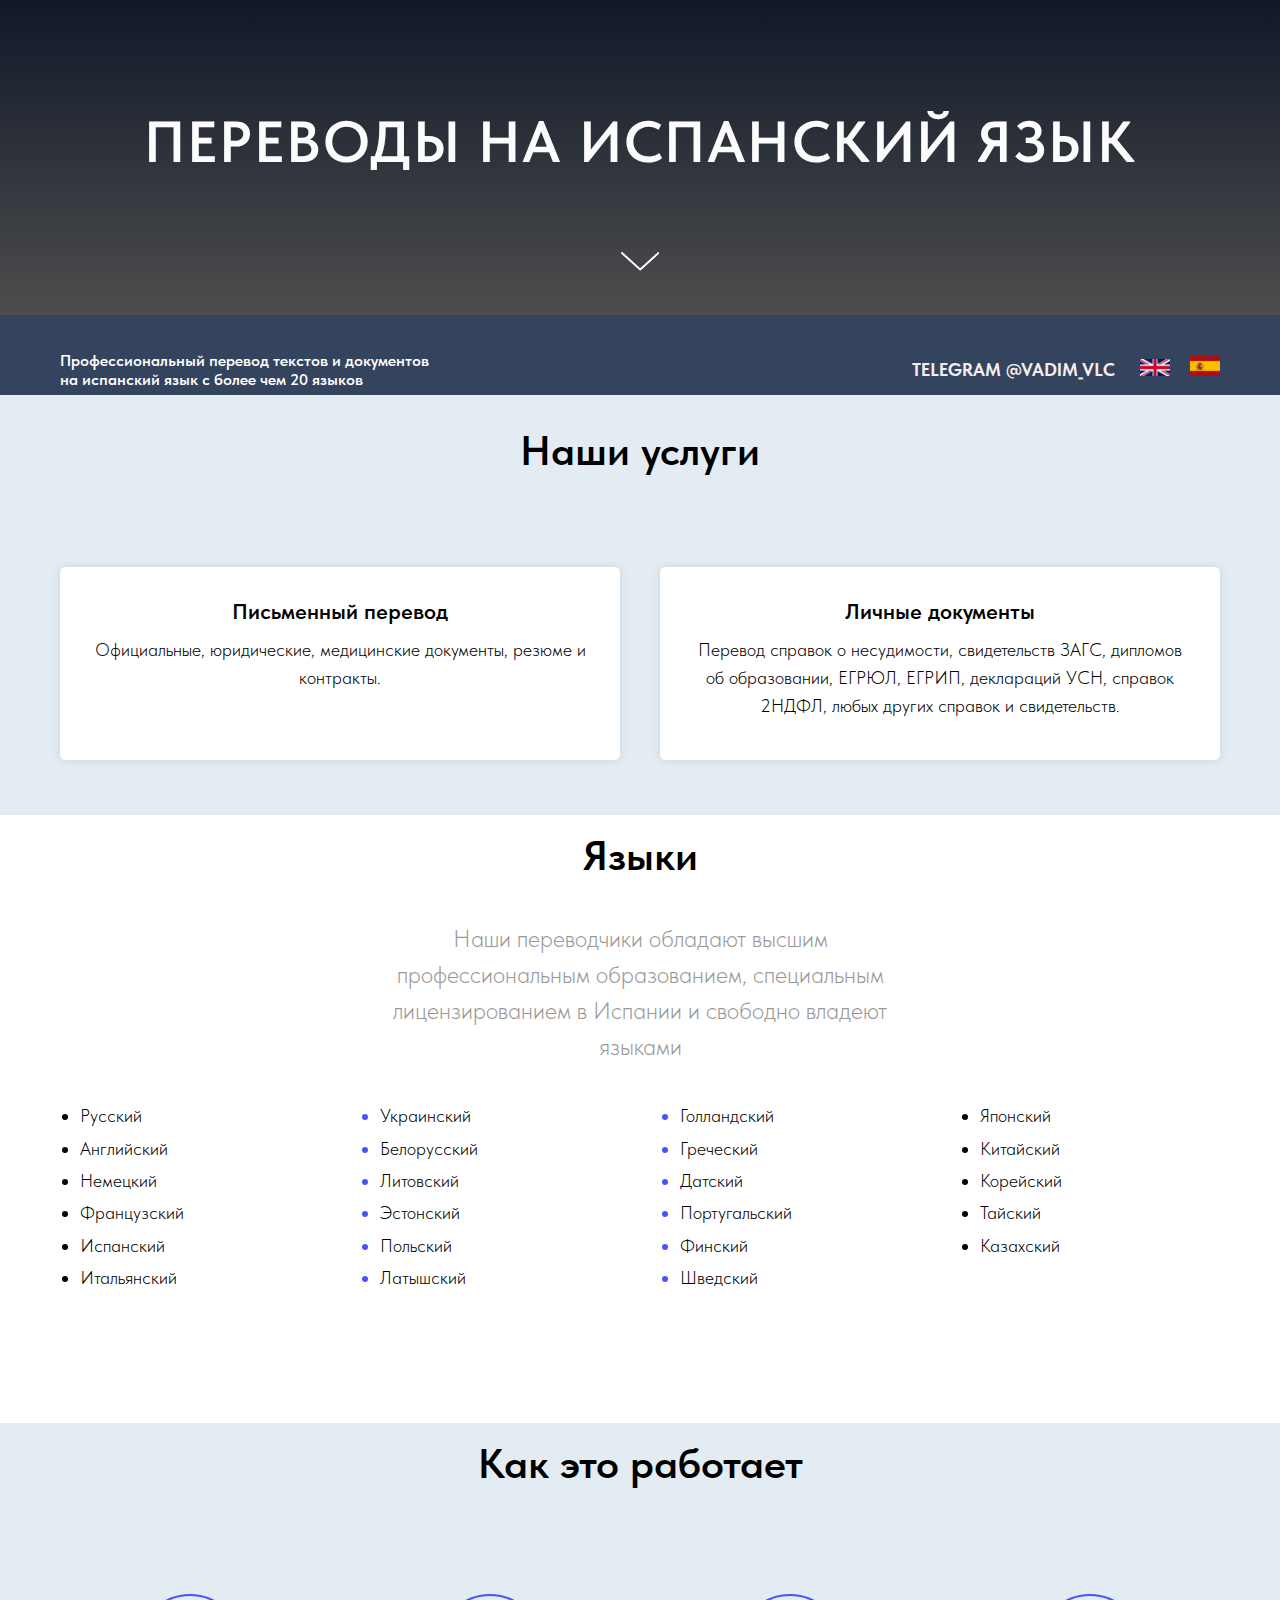
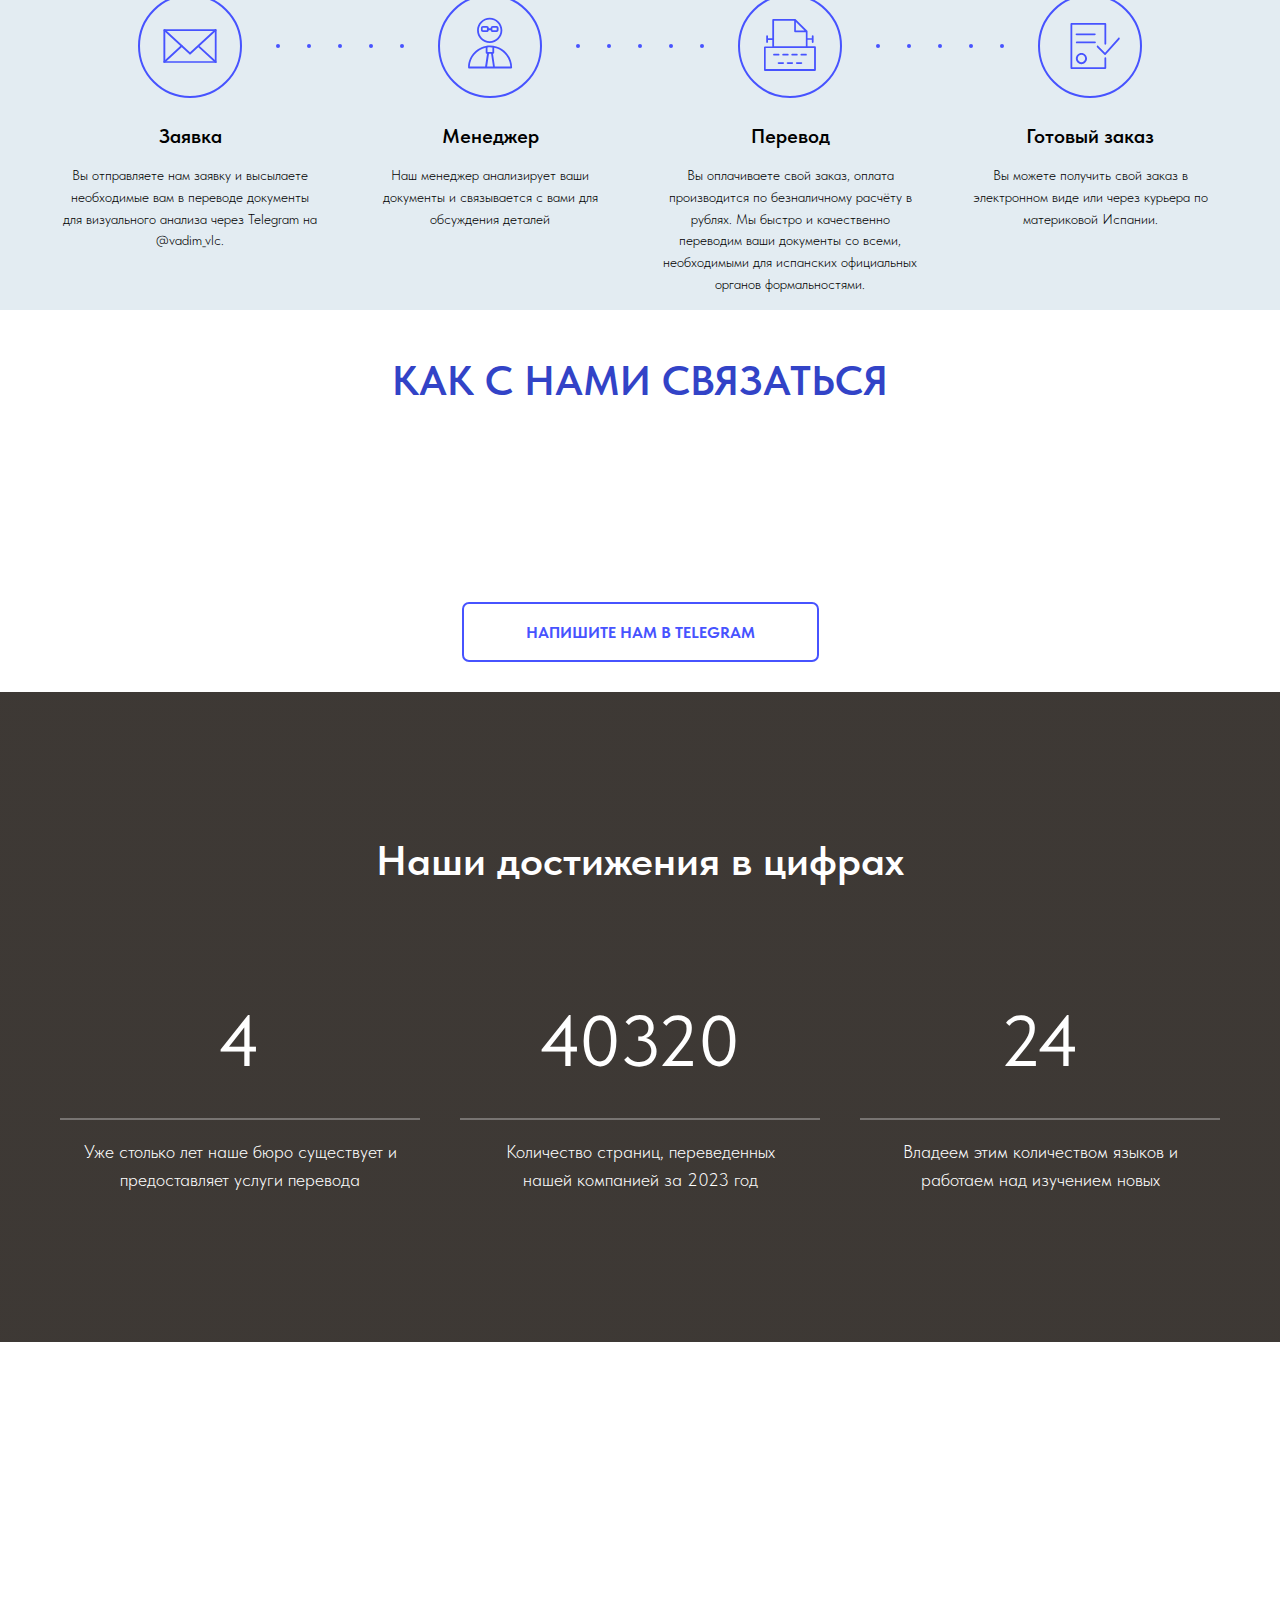
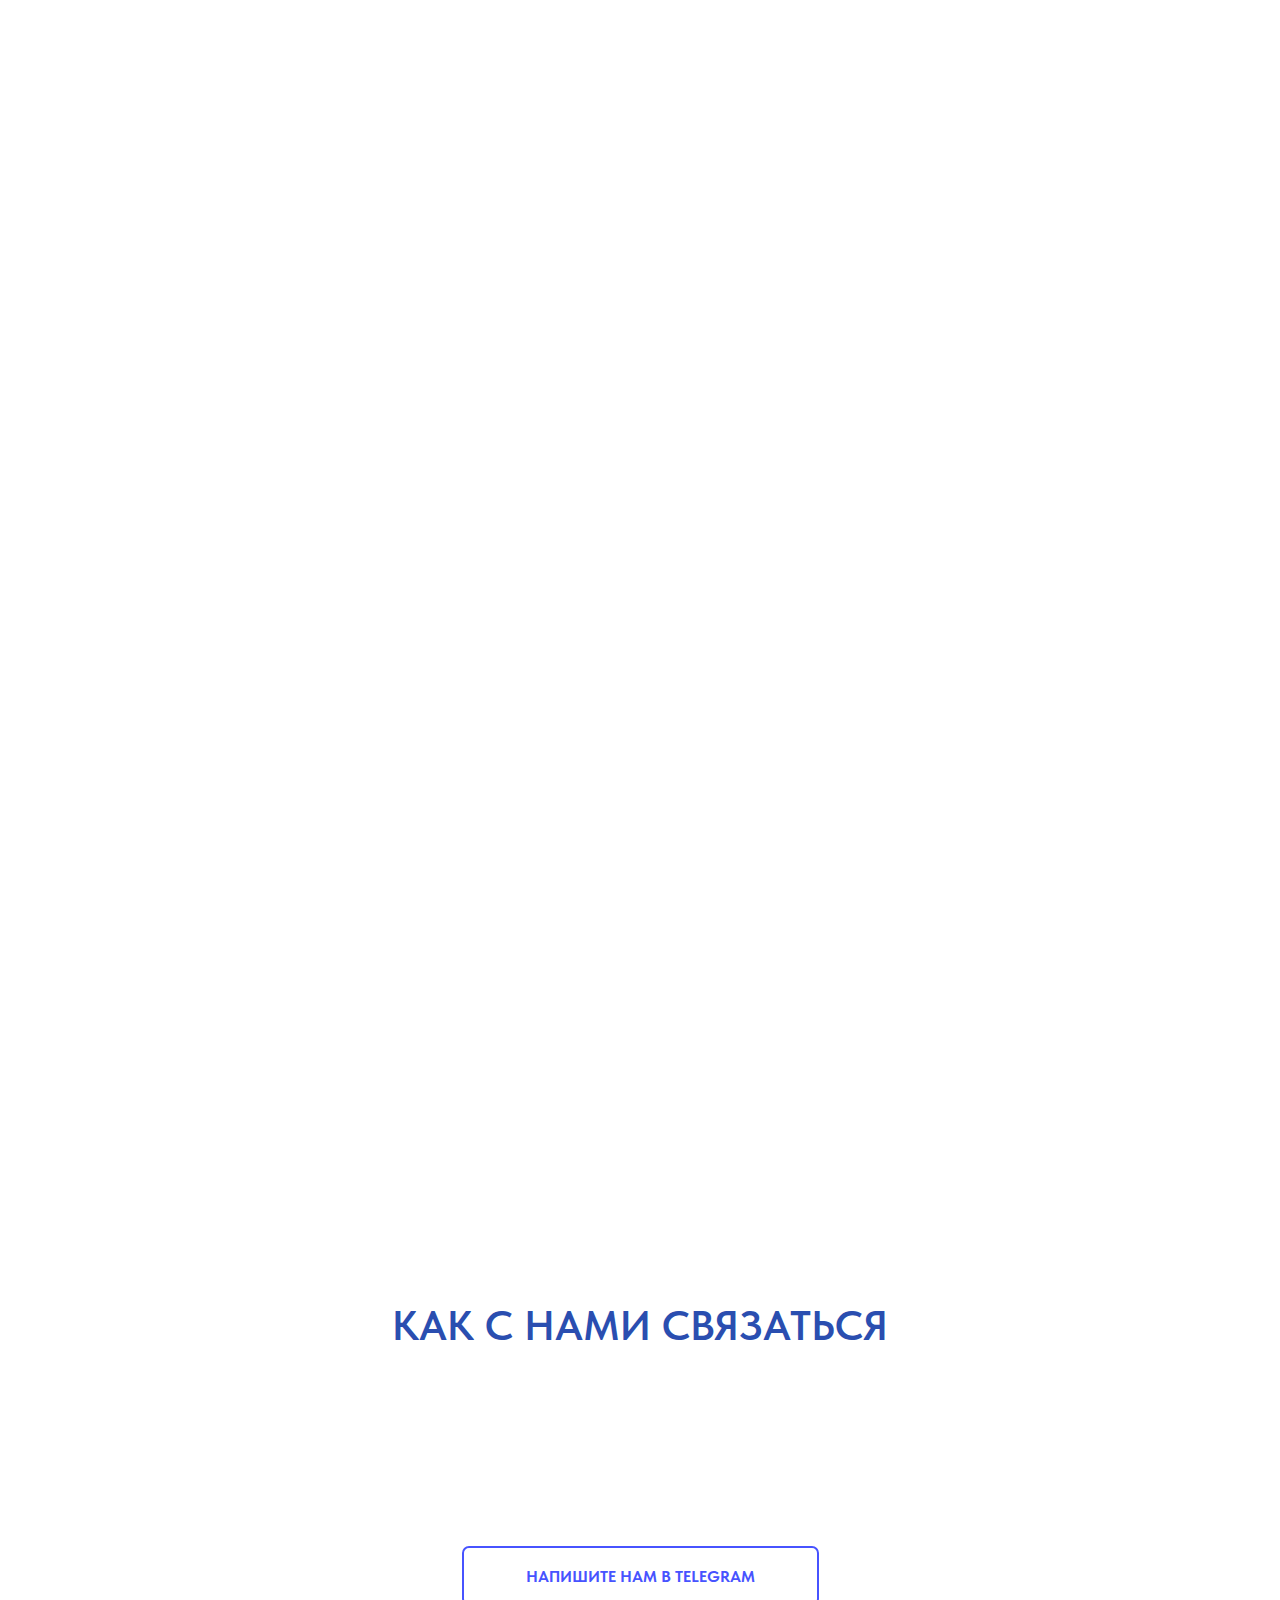
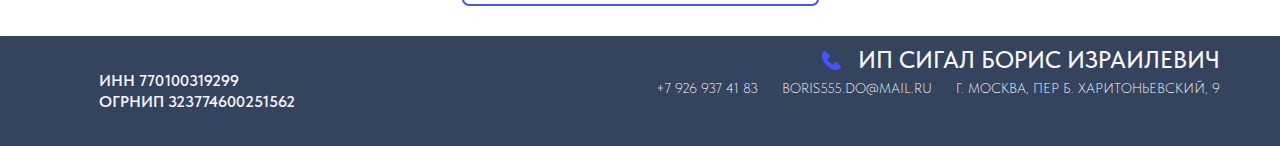
<file: index.html>
﻿<!DOCTYPE html>
<html>
   <head>
      <meta charset="utf-8">
      <meta http-equiv="Content-Type" content="text/html; charset=utf-8">
      <meta name="viewport" content="width=device-width, initial-scale=1.0">
      <!--metatextblock-->
      <title>Бюро переводов на испанский язык</title>
      <meta name="description" content="Шаблон бюро переводов">
      <meta property="og:url" content="http://project7608068.tilda.ws">
      <meta property="og:title" content="Бюро переводов на испанский язык">
      <meta property="og:description" content="Шаблон бюро переводов">
      <meta property="og:type" content="website">
      <meta property="og:image" content="https://static.tildacdn.info/tild3864-6663-4739-b865-663164653362/-/resize/504x/ajy.jpg">
      <link rel="canonical" href="index-1.htm">
      <!--/metatextblock-->
      <meta name="format-detection" content="telephone=no">
      <meta http-equiv="x-dns-prefetch-control" content="on">
      <link rel="dns-prefetch" href="https://ws.tildacdn.com">
      <link rel="dns-prefetch" href="https://static.tildacdn.info">
      <meta name="robots" content="nofollow">
      <!-- Assets --><script src="js/tilda-fallback-1.0.min.js" async="" charset="utf-8"></script>
      <link rel="stylesheet" href="css/tilda-grid-3.0.min.css" type="text/css" media="all" onerror="this.loaderr='y';">
      <link rel="stylesheet" href="tilda-blocks-page38336072.min.css?t=1691433874" type="text/css" media="all" onerror="this.loaderr='y';">
      <link rel="stylesheet" href="css/tilda-cover-1.0.min.css" type="text/css" media="all" onerror="this.loaderr='y';">
      <link rel="stylesheet" href="css/tilda-cards-1.0.min.css" type="text/css" media="all" onerror="this.loaderr='y';">
      <link rel="stylesheet" href="css/fonts-tildasans.css" type="text/css" media="all" onerror="this.loaderr='y';">
      <script type="text/javascript">(function (d) {
         if (!d.visibilityState) {
         var s = d.createElement('script');
         s.src = 'https://static.tildacdn.info/js/tilda-polyfill-1.0.min.js';
         d.getElementsByTagName('head')[0].appendChild(s);
         }
         })(document);
         function t_onReady(func) {
         if (document.readyState != 'loading') {
         func();
         } else {
         document.addEventListener('DOMContentLoaded', func);
         }
         }
         function t_onFuncLoad(funcName, okFunc, time) {
         if (typeof window[funcName] === 'function') {
         okFunc();
         } else {
         setTimeout(function() {
         t_onFuncLoad(funcName, okFunc, time);
         },(time || 100));
         }
         }function t_throttle(fn, threshhold, scope) {return function () {fn.apply(scope || this, arguments);};}
      </script><script src="js/tilda-scripts-3.0.min.js" charset="utf-8" defer="" onerror="this.loaderr='y';"></script><script src="tilda-blocks-page38336072.min.js?t=1691433874" charset="utf-8" async="" onerror="this.loaderr='y';"></script><script src="js/lazyload-1.3.min.js" charset="utf-8" async="" onerror="this.loaderr='y';"></script><script src="js/tilda-cover-1.0.min.js" charset="utf-8" async="" onerror="this.loaderr='y';"></script><script src="js/tilda-menu-1.0.min.js" charset="utf-8" async="" onerror="this.loaderr='y';"></script><script src="js/tilda-cards-1.0.min.js" charset="utf-8" async="" onerror="this.loaderr='y';"></script><script src="js/tilda-video-processor-1.0.min.js" charset="utf-8" async="" onerror="this.loaderr='y';"></script><script src="js/tilda-skiplink-1.0.min.js" charset="utf-8" async="" onerror="this.loaderr='y';"></script><script src="js/tilda-events-1.0.min.js" charset="utf-8" async="" onerror="this.loaderr='y';"></script><script type="text/javascript">window.dataLayer = window.dataLayer || [];</script><script type="text/javascript">(function () {
         if((/bot|google|yandex|baidu|bing|msn|duckduckbot|teoma|slurp|crawler|spider|robot|crawling|facebook/i.test(navigator.userAgent))===false && typeof(sessionStorage)!='undefined' && sessionStorage.getItem('visited')!=='y' && document.visibilityState){
         var style=document.createElement('style');
         style.type='text/css';
         style.innerHTML='@media screen and (min-width: 980px) {.t-records {opacity: 0;}.t-records_animated {-webkit-transition: opacity ease-in-out .2s;-moz-transition: opacity ease-in-out .2s;-o-transition: opacity ease-in-out .2s;transition: opacity ease-in-out .2s;}.t-records.t-records_visible {opacity: 1;}}';
         document.getElementsByTagName('head')[0].appendChild(style);
         function t_setvisRecs(){
         var alr=document.querySelectorAll('.t-records');
         Array.prototype.forEach.call(alr, function(el) {
         el.classList.add("t-records_animated");
         });
         setTimeout(function () {
         Array.prototype.forEach.call(alr, function(el) {
         el.classList.add("t-records_visible");
         });
         sessionStorage.setItem("visited", "y");
         }, 400);
         } 
         document.addEventListener('DOMContentLoaded', t_setvisRecs);
         }
         })();
      </script>
   </head>
   <body class="t-body" style="margin:0;">
      <!--allrecords-->
      <div id="allrecords" class="t-records" data-hook="blocks-collection-content-node" data-tilda-project-id="7608068" data-tilda-page-id="38336072" data-tilda-formskey="fc19fa42268e300f8ee8df2d37608068" data-tilda-cookie="no" data-tilda-lazy="yes">
         <div id="rec619529703" class="r t-rec t-rec_pt_0 t-rec_pb_0" style="padding-top:0px;padding-bottom:0px; " data-animationappear="off" data-record-type="18">
            <!-- cover -->
            <div class="t-cover" id="recorddiv619529703" bgimgfield="img" style="height:35vh; background-image:url('tild3864-6663-4739-b865-663164653362/-/resize/20x/ajy.jpg');">
               <div class="t-cover__carrier" id="coverCarry619529703" data-content-cover-id="619529703" data-content-cover-bg="https://static.tildacdn.info/tild3864-6663-4739-b865-663164653362/ajy.jpg" data-display-changed="true" data-content-cover-height="35vh" data-content-cover-parallax="" data-content-video-url-youtube="6BptOIT4z78?start=5" style="height:35vh;background-attachment:scroll; " itemscope="" itemtype="http://schema.org/ImageObject">
                  <meta itemprop="image" content="https://static.tildacdn.info/tild3864-6663-4739-b865-663164653362/ajy.jpg">
               </div>
               <div class="t-cover__filter" style="height:35vh;background-image: -moz-linear-gradient(top, rgba(81,123,206,0.20), rgba(255,255,255,0.30));background-image: -webkit-linear-gradient(top, rgba(81,123,206,0.20), rgba(255,255,255,0.30));background-image: -o-linear-gradient(top, rgba(81,123,206,0.20), rgba(255,255,255,0.30));background-image: -ms-linear-gradient(top, rgba(81,123,206,0.20), rgba(255,255,255,0.30));background-image: linear-gradient(top, rgba(81,123,206,0.20), rgba(255,255,255,0.30));filter: progid:DXImageTransform.Microsoft.gradient(startColorStr='#cc517bce', endColorstr='#b2ffffff');"></div>
               <div class="t-container">
                  <div class="t-col t-col_12 ">
                     <div class="t-cover__wrapper t-valign_middle" style="height:35vh;">
                        <div class="t001 t-align_center">
                           <div class="t001__wrapper" data-hook-content="covercontent">
                              <div class="t001__title t-title t-title_xl" style="color:#4753ff;font-size:58px;font-weight:600;font-family:'TildaSans';letter-spacing:1.5px;" field="title"><span style="color: rgb(252, 252, 252);">ПЕРЕВОДЫ НА ИСПАНСКИЙ ЯЗЫК</span></div>
                              <span class="space"></span>
                           </div>
                        </div>
                     </div>
                  </div>
               </div>
               <!-- arrow -->
               <div class="t-cover__arrow">
                  <div class="t-cover__arrow-wrapper t-cover__arrow-wrapper_animated">
                     <div class="t-cover__arrow_mobile">
                        <svg role="presentation" class="t-cover__arrow-svg" x="0px" y="0px" width="38.417px" height="18.592px" viewbox="0 0 38.417 18.592" style="enable-background:new 0 0 38.417 18.592;">
                           <g>
                              <path d="M19.208,18.592c-0.241,0-0.483-0.087-0.673-0.261L0.327,1.74c-0.408-0.372-0.438-1.004-0.066-1.413c0.372-0.409,1.004-0.439,1.413-0.066L19.208,16.24L36.743,0.261c0.411-0.372,1.042-0.342,1.413,0.066c0.372,0.408,0.343,1.041-0.065,1.413L19.881,18.332C19.691,18.505,19.449,18.592,19.208,18.592z"></path>
                           </g>
                        </svg>
                     </div>
                  </div>
               </div>
               <!-- arrow -->
            </div>
         </div>
         <div id="rec622098673" class="r t-rec t-rec_pt_0 t-rec_pb_0" style="padding-top:0px;padding-bottom:0px; " data-animationappear="off" data-record-type="815">
            <!-- t815 -->
            <div id="nav622098673marker"></div>
            <div id="nav622098673" class="t815 t815__positionstatic " style="background-color: rgba(52,67,94,1); height:80px; box-shadow: 0px 1px 3px rgba(0,0,0,0.10);" data-bgcolor-hex="#34435e" data-bgcolor-rgba="rgba(52,67,94,1)" data-navmarker="nav622098673marker" data-appearoffset="" data-bgopacity-two="" data-menushadow="10" data-bgopacity="1" data-menu-items-align="right" data-menu="yes">
               <div class="t815__maincontainer t815__c12collumns" style="height:110px;">
                  <div class="t815__leftwrapper" style="padding-left:20px;">
                     <div class="t815__logo-wrapper t815__logo-wrapper_inlineblock">
                        <div class="t815__logo t-title" field="title" style="color:#4e78c5;font-weight:600;">
                           <div style="font-size: 16px;" data-customstyle="yes"><span style="color: rgb(255, 255, 255);">Профессиональный перевод текстов и документов </span><br><span style="color: rgb(255, 255, 255);">на испанский язык с более чем 20 языков</span></div>
                        </div>
                     </div>
                  </div>
                  <div class="t815__rightwrapper" style="padding-right:20px;">
                     <div class="t815__text_bottom t-descr t-descr_xxs" field="text" style="font-weight:400;text-transform:uppercase;">
                        <div style="font-size: 18px;" data-customstyle="yes"><strong style="font-weight: 700; color: rgb(245, 236, 236);">Telegram @vadim_vlc</strong> <a href="index.html"><img src="img/eng.png" alt="" style="width: 30px;height: 17px; margin-left: 20px;"></a><a href="index-sp.html"><img src="img/spain.png" alt="" style="width: 30px;margin-left: 20px;"></a></div>
                     </div>
                  </div>
               </div>
            </div>
            <script>t_onReady(function() {
               t_onFuncLoad('t815_init', function() {
               t815_init('622098673');
               });
               });
            </script>
            <style>#rec622098673 .t-menu__link-item{
               }
               @supports (overflow:-webkit-marquee) and (justify-content:inherit)
               {
               #rec622098673 .t-menu__link-item,
               #rec622098673 .t-menu__link-item.t-active {
               opacity: 1 !important;
               }
               }
            </style>
            <!--[if IE 8]>
            <style>#rec622098673 .t815 {
               filter: progid:DXImageTransform.Microsoft.gradient(startColorStr='#D934435e', endColorstr='#D934435e');
               }
            </style>
            <![endif]-->
         </div>
         <div id="rec619529704" class="r t-rec t-rec_pt_30 t-rec_pb_15" style="padding-top:30px;padding-bottom:15px;background-color:#e3ecf2; " data-animationappear="off" data-record-type="650" data-bg-color="#e3ecf2">
            <!-- T650 -->
            <div class="t650">
               <div class="t-section__container t-container">
                  <div class="t-col t-col_12">
                     <div class="t-section__topwrapper t-align_center">
                        <div class="t-section__title t-title t-title_xs" field="btitle">Наши услуги</div>
                        <div class="t-section__descr t-descr t-descr_xl t-margin_auto" field="bdescr">
                           <div style="font-size: 14px;" data-customstyle="yes"></div>
                        </div>
                     </div>
                  </div>
               </div>
               <div class="t650__container t-card__container t-container" data-columns-in-row="2">
                  <div class="t-card__col t-card__col_withoutbtn t-col t-col_6 t-align_center">
                     <div class="t650__inner-col" style="background-color:#ffffff; border-radius:5px; box-shadow: 0px 0px 10px 0px rgba(0, 0, 0, 0.1);">
                        <div class="t650__text">
                           <div class="t-card__title t-name t-name_lg t650__bottommargin" field="li_title__1489140981614" style="font-weight:600;">Письменный перевод</div>
                           <div class="t-card__descr t-text t-text_sm" field="li_descr__1489140981614" style="font-size:14px;">
                              <div style="font-size:18px;" data-customstyle="yes">Официальные, юридические, медицинские документы, резюме и контракты.</div>
                           </div>
                        </div>
                     </div>
                  </div>
                  <div class="t-card__col t-card__col_withoutbtn t-col t-col_6 t-align_center">
                     <div class="t650__inner-col" style="background-color:#ffffff; border-radius:5px; box-shadow: 0px 0px 10px 0px rgba(0, 0, 0, 0.1);">
                        <div class="t650__text">
                           <div class="t-card__title t-name t-name_lg t650__bottommargin" field="li_title__1489140994564" style="font-weight:600;">Личные документы</div>
                           <div class="t-card__descr t-text t-text_sm" field="li_descr__1489140994564" style="font-size:14px;">
                              <div style="font-size: 18px;" data-customstyle="yes">Перевод справок о несудимости, свидетельств ЗАГС, дипломов об образовании, ЕГРЮЛ, ЕГРИП, деклараций УСН, справок 2НДФЛ, любых других справок и свидетельств.</div>
                           </div>
                        </div>
                     </div>
                  </div>
                  <div class="t650__separator" style=""></div>
               </div>
            </div>

            <script type="text/javascript">t_onReady(function () {
               t_onFuncLoad('t650_init', function () {
               t650_init('619529704');
               });
               t_onFuncLoad('t650_unifyHeights', function () {
               t650_unifyHeights('619529704');
               });
               if (typeof jQuery !== 'undefined') {
               $('.t650').on('displayChanged', function () {
               t650_unifyHeights('619529704');
               });
               } else {
               var rec = document.querySelector('#rec619529704');
               if (!rec) return;
               var wrapper = rec.querySelector('.t650');
               if (wrapper) {
               wrapper.addEventListener('displayChanged', function () {
               t_onFuncLoad('t650_unifyHeights', function () {
               t650_unifyHeights('619529704');
               });
               });
               }
               }
               });
               window.addEventListener('resize', t_throttle(function () {
               t_onFuncLoad('t650_unifyHeights', function () {
               t650_unifyHeights('619529704');
               });
               }));
               window.addEventListener('load', function () {
               t_onFuncLoad('t650_unifyHeights', function () {
               t650_unifyHeights('619529704');
               });
               });
            </script>
         </div>
         <div id="rec619529705" class="r t-rec t-rec_pt_15 t-rec_pb_15" style="padding-top:15px;padding-bottom:15px; " data-record-type="795">
            <!-- T795 -->
            <div class="t795">
               <div class="t-container t-align_center">
                  <div class="t-col t-col_8 t-prefix_2">
                     <div class="t795__title t-title t-title_xs t-margin_auto" field="title" style="font-weight:600;">Языки</div>
                     <div class="t795__descr t-descr t-descr_xl t-margin_auto" field="descr" style="opacity:0.40;">Наши переводчики обладают высшим профессиональным образованием, специальным лицензированием в Испании и свободно владеют языками</div>
                  </div>
               </div>
            </div>
         </div>
         <div id="rec619529706" class="r t-rec t-rec_pt_0 t-rec_pb_15" style="padding-top:0px;padding-bottom:15px; " data-record-type="503">
            <!-- t503 -->
            <div class="t503">
               <ul role="list" class="t503__container t-card__container t-card__container_inrow4 t-container">
                  <li class="t-card__col t-card__col_withoutbtn t-col t-col_3 t-item">
                     <div class="t503__content t-align_left">
                        <div class="t-card__descr t-descr t-descr_xs" field="li_descr__1476978617855" style="font-size:18px;line-height:1.8;">
                           <div style="color: rgb(71, 83, 255);" data-customstyle="yes">
                              <ul>
                                 <li style="color: rgb(0, 0, 0);"><span style="color: rgb(0, 0, 0);">Русский</span></li>
                                 <li style="color: rgb(0, 0, 0);"><span style="color: rgb(0, 0, 0);">Английский</span></li>
                                 <li style="color: rgb(0, 0, 0);"><span style="color: rgb(0, 0, 0);">Немецкий</span></li>
                                 <li style="color: rgb(0, 0, 0);"><span style="color: rgb(0, 0, 0);">Французский</span></li>
                                 <li style="color: rgb(0, 0, 0);"><span style="color: rgb(0, 0, 0);">Испанский</span></li>
                                 <li style="color: rgb(0, 0, 0);"><span style="color: rgb(0, 0, 0);">Итальянский</span></li>
                              </ul>
                           </div>
                        </div>
                     </div>
                  </li>
                  <li class="t-card__col t-card__col_withoutbtn t-col t-col_3 t-item">
                     <div class="t503__content t-align_left">
                        <div class="t-card__descr t-descr t-descr_xs" field="li_descr__1476978621977" style="font-size:18px;line-height:1.8;">
                           <div style="color:#4753ff;" data-customstyle="yes">
                              <ul>
                                 <li><span style="color: rgb(0, 0, 0);">Украинский</span></li>
                                 <li><span style="color: rgb(0, 0, 0);">Белорусский</span></li>
                                 <li><span style="color: rgb(0, 0, 0);">Литовский</span></li>
                                 <li><span style="color: rgb(0, 0, 0);">Эстонский</span></li>
                                 <li><span style="color: rgb(0, 0, 0);">Польский</span></li>
                                 <li><span style="color: rgb(0, 0, 0);">Латышский</span></li>
                              </ul>
                           </div>
                        </div>
                     </div>
                  </li>
                  <li class="t-card__col t-card__col_withoutbtn t-col t-col_3 t-item">
                     <div class="t503__content t-align_left">
                        <div class="t-card__descr t-descr t-descr_xs" field="li_descr__1476978655843" style="font-size:18px;line-height:1.8;">
                           <div style="color:#4753ff;" data-customstyle="yes">
                              <ul>
                                 <li><span style="color: rgb(0, 0, 0);">Голландский</span></li>
                                 <li><span style="color: rgb(0, 0, 0);">Греческий</span></li>
                                 <li><span style="color: rgb(0, 0, 0);">Датский</span></li>
                                 <li><span style="color: rgb(0, 0, 0);">Португальский</span></li>
                                 <li><span style="color: rgb(0, 0, 0);">Финский</span></li>
                                 <li><span style="color: rgb(0, 0, 0);">Шведский</span></li>
                              </ul>
                           </div>
                        </div>
                     </div>
                  </li>
                  <li class="t-card__col t-card__col_withoutbtn t-col t-col_3 t-item">
                     <div class="t503__content t-align_left">
                        <div class="t-card__descr t-descr t-descr_xs" field="li_descr__1476978737724" style="font-size:18px;line-height:1.8;">
                           <ul>
                              <li style="color: rgb(0, 0, 0);"><span style="color: rgb(0, 0, 0);">Японский</span></li>
                              <li style="color: rgb(0, 0, 0);"><span style="color: rgb(0, 0, 0);">Китайский</span></li>
                              <li style="color: rgb(0, 0, 0);"><span style="color: rgb(0, 0, 0);">Корейский</span></li>
                              <li style="color: rgb(0, 0, 0);"><span style="color: rgb(0, 0, 0);">Тайский</span></li>
                              <li style="color: rgb(0, 0, 0);"><span style="color: rgb(0, 0, 0);">Казахский</span></li>
                           </ul>
                        </div>
                     </div>
                  </li>
               </ul>
            </div>
            <script>t_onReady(function () {
               t_onFuncLoad('t503_init', function () {
               t503_init('619529706');
               });
               });
            </script>
         </div>
         <div id="rec619567680" class="r t-rec t-rec_pt_15 t-rec_pb_15" style="padding-top:15px;padding-bottom:15px; " data-record-type="219">
            <!-- T191 -->
            <div class="t191">
               <div class="t-align_center">
                  <hr class="t191__line t-width t-width_2" style="background-color:#000000;opacity:0.2;">
               </div>
            </div>
         </div>
         <div id="rec619529711" class="r t-rec t-rec_pt_15 t-rec_pb_15" style="padding-top:15px;padding-bottom:15px;background-color:#e3ecf2; " data-record-type="569" data-bg-color="#e3ecf2">
            <!-- T569 -->
            <div class="t569" data-blocks-count="4">
               <div class="t-section__container t-container">
                  <div class="t-col t-col_12">
                     <div class="t-section__topwrapper t-align_center">
                        <div class="t-section__title t-title t-title_xs" field="btitle">Как это работает</div>
                     </div>
                  </div>
               </div>
               <div class="t569__container t-container">
                  <div class="t569__col t-col t-col_3">
                     <div class="t569__imgwrapper t-align_center">
                        <div class="t569__bgimg t-margin_auto t-bgimg" data-original="https://static.tildacdn.info/tild3536-3537-4632-a432-643731653335/webinar_mail-01-01.svg" bgimgfield="img" style=" background-image: url('tild3536-3537-4632-a432-643731653335/webinar_mail-01-01.svg');border-color: #4753ff;" itemscope="" itemtype="http://schema.org/ImageObject">
                           <meta itemprop="image" content="https://static.tildacdn.info/tild3536-3537-4632-a432-643731653335/webinar_mail-01-01.svg">
                        </div>
                     </div>
                     <div class="t569__textwrapper t-align_center">
                        <div class="t569__title t-name t-name_xs" style="font-size:20px;font-weight:600;" field="title">Заявка</div>
                        <div class="t569__text t-text t-text_xs" style="font-size:14px;" field="descr">Вы отправляете нам заявку и выcылаете необходимые вам в переводе документы для визуального анализа через Telegram на @vadim_vlc.</div>
                     </div>
                  </div>
                  <div class="t569__col t-col t-col_3">
                     <div class="t569__line-mobile t-align_center">
                        <div class="t569__cirqle" style="background-color: #4753ff;"></div>
                        <div class="t569__cirqle" style="background-color: #4753ff;"></div>
                        <div class="t569__cirqle" style="background-color: #4753ff;"></div>
                     </div>
                     <div class="t569__imgwrapper t-align_center">
                        <div class="t569__bgimg t-margin_auto t-bgimg" data-original="https://static.tildacdn.info/tild6266-3463-4466-a631-323861643939/webinar_mail-01-02.svg" bgimgfield="img2" style=" background-image: url('tild6266-3463-4466-a631-323861643939/webinar_mail-01-02.svg');border-color: #4753ff;" itemscope="" itemtype="http://schema.org/ImageObject">
                           <meta itemprop="image" content="https://static.tildacdn.info/tild6266-3463-4466-a631-323861643939/webinar_mail-01-02.svg">
                        </div>
                        <div class="t569__line">
                           <div class="t569__cirqle" style="background-color: #4753ff;"></div>
                        </div>
                     </div>
                     <div class="t569__textwrapper t-align_center">
                        <div class="t569__title t-name t-name_xs" style="font-size:20px;font-weight:600;" field="title2">Менеджер</div>
                        <div class="t569__text t-text t-text_xs" style="font-size:14px;" field="descr2">Наш менеджер анализирует ваши документы и связывается с вами для обсуждения деталей</div>
                     </div>
                  </div>
                  <div class="t569__col t-col t-col_3">
                     <div class="t569__line-mobile t-align_center">
                        <div class="t569__cirqle" style="background-color: #4753ff;"></div>
                        <div class="t569__cirqle" style="background-color: #4753ff;"></div>
                        <div class="t569__cirqle" style="background-color: #4753ff;"></div>
                     </div>
                     <div class="t569__imgwrapper t-align_center">
                        <div class="t569__bgimg t-margin_auto t-bgimg" data-original="https://static.tildacdn.info/tild3461-3365-4265-b235-383065623364/webinar_mail-01-03.svg" bgimgfield="img3" style=" background-image: url('tild3461-3365-4265-b235-383065623364/webinar_mail-01-03.svg');border-color: #4753ff;" itemscope="" itemtype="http://schema.org/ImageObject">
                           <meta itemprop="image" content="https://static.tildacdn.info/tild3461-3365-4265-b235-383065623364/webinar_mail-01-03.svg">
                        </div>
                        <div class="t569__line">
                           <div class="t569__cirqle" style="background-color: #4753ff;"></div>
                        </div>
                     </div>
                     <div class="t569__textwrapper t-align_center">
                        <div class="t569__title t-name t-name_xs" style="font-size:20px;font-weight:600;" field="title3">Перевод</div>
                        <div class="t569__text t-text t-text_xs" style="font-size:14px;" field="descr3">Вы оплачиваете свой заказ, оплата производится по безналичному расчёту в рублях. Мы быстро и качественно переводим ваши документы со всеми, необходимыми для испанских официальных органов формальностями.</div>
                     </div>
                  </div>
                  <div class="t569__col t-col t-col_3">
                     <div class="t569__line-mobile t-align_center">
                        <div class="t569__cirqle" style="background-color: #4753ff;"></div>
                        <div class="t569__cirqle" style="background-color: #4753ff;"></div>
                        <div class="t569__cirqle" style="background-color: #4753ff;"></div>
                     </div>
                     <div class="t569__imgwrapper t-align_center">
                        <div class="t569__bgimg t-margin_auto t-bgimg" data-original="https://static.tildacdn.info/tild6237-3632-4664-a530-383235666230/webinar_mail-01-04.svg" bgimgfield="img4" style=" background-image: url('tild6237-3632-4664-a530-383235666230/webinar_mail-01-04.svg');border-color: #4753ff;" itemscope="" itemtype="http://schema.org/ImageObject">
                           <meta itemprop="image" content="https://static.tildacdn.info/tild6237-3632-4664-a530-383235666230/webinar_mail-01-04.svg">
                        </div>
                        <div class="t569__line">
                           <div class="t569__cirqle" style="background-color: #4753ff;"></div>
                        </div>
                     </div>
                     <div class="t569__textwrapper t-align_center">
                        <div class="t569__title t-name t-name_xs" style="font-size:20px;font-weight:600;" field="title4">Готовый заказ</div>
                        <div class="t569__text t-text t-text_xs" style="font-size:14px;" field="descr4">Вы можете получить свой заказ в электронном виде или через курьера по материковой Испании.</div>
                     </div>
                  </div>
               </div>
            </div>
            <script>t_onReady(function () {
               t_onFuncLoad('t569_init', function () {
               t569_init('619529711');
               });
               });
            </script>
         </div>
         <div id="rec619529707" class="r t-rec t-rec_pt_45 t-rec_pb_30" style="padding-top:45px;padding-bottom:30px;background-color:#ffffff; " data-record-type="510" data-bg-color="#ffffff">
            <!-- t510 -->
            <div class="t510">
               <div class="t-section__container t-container">
                  <div class="t-col t-col_12">
                     <div class="t-section__topwrapper t-align_center">
                        <div class="t-section__title t-title t-title_xs" field="btitle"><span style="color: rgb(50, 67, 199);">КАК С НАМИ СВЯЗАТЬСЯ</span></div>
                     </div>
                  </div>
               </div>
               <ul role="list" class="t510__container t-container"></ul>
               <div class="t-section__container t-container">
                  <div class="t-col t-col_12">
                     <div class="t-section__bottomwrapper t-clear t-align_center ">
                        <a href="https://t.me/vadim_vlc" target="_blank" class="t-btn t-btn_md" style="color:#4753ff;border:2px solid #4753ff;border-radius:7px; -moz-border-radius:7px; -webkit-border-radius:7px;">
                           <table style="width:100%; height:100%;">
                              <tr>
                                 <td>НАПИШИТЕ НАМ В TELEGRAM</td>
                              </tr>
                           </table>
                        </a>
                     </div>
                  </div>
               </div>
            </div>
         </div>
         <div id="rec619529708" class="r t-rec t-rec_pt_0" style="padding-top:0px; " data-animationappear="off" data-record-type="506">
            <!-- T506 --><!-- cover -->
            <div class="t-cover" id="recorddiv619529708" bgimgfield="img" style="height:650px; background-image:url('tild3834-3362-4336-b932-303865623134/-/resize/20x/k-p-t-ae-2224.jpg');">
               <div class="t-cover__carrier" id="coverCarry619529708" data-content-cover-id="619529708" data-content-cover-bg="https://static.tildacdn.info/tild3834-3362-4336-b932-303865623134/k-p-t-ae-2224.jpg" data-display-changed="true" data-content-cover-height="650px" data-content-cover-parallax="" style="height:650px;background-attachment:scroll; " itemscope="" itemtype="http://schema.org/ImageObject">
                  <meta itemprop="image" content="https://static.tildacdn.info/tild3834-3362-4336-b932-303865623134/k-p-t-ae-2224.jpg">
               </div>
               <div class="t-cover__filter" style="height:650px;background-image: -moz-linear-gradient(top, rgba(77,71,66,0.80), rgba(77,71,66,0.80));background-image: -webkit-linear-gradient(top, rgba(77,71,66,0.80), rgba(77,71,66,0.80));background-image: -o-linear-gradient(top, rgba(77,71,66,0.80), rgba(77,71,66,0.80));background-image: -ms-linear-gradient(top, rgba(77,71,66,0.80), rgba(77,71,66,0.80));background-image: linear-gradient(top, rgba(77,71,66,0.80), rgba(77,71,66,0.80));filter: progid:DXImageTransform.Microsoft.gradient(startColorStr='#334d4742', endColorstr='#334d4742');"></div>
               <div class="t506">
                  <div class="t-container">
                     <div class="t-cover__wrapper t-valign_middle" style="height:650px;">
                        <div class="t506__wrapper" data-hook-content="covercontent">
                           <div class="t506__topsection">
                              <div class="t-col t-col_12">
                                 <div class="t-section__topwrapper t-align_center">
                                    <div class="t-section__title t-title t-title_xs" field="btitle">Наши достижения в цифрах</div>
                                 </div>
                              </div>
                              <div class="t-clear"></div>
                           </div>
                           <div class="t506__blockswrapper">
                              <div class="t506__col t-col t-col_4 t-item">
                                 <div class="t506__title t-title t-title_xl" style="color:#ffffff;font-weight:400;" field="title">4</div>
                                 <div class="t506__line" style="background-color: #ffffff; height: 2px; opacity:0.30;"></div>
                                 <div class="t506__text t-descr t-descr_sm" style="color:#ffffff;font-size:18px;" field="descr">Уже столько лет наше бюро существует и предоставляет услуги перевода</div>
                              </div>
                              <div class="t506__col t-col t-col_4 t-item">
                                 <div class="t506__title t-title t-title_xl" style="color:#ffffff;font-weight:400;" field="title2">40320</div>
                                 <div class="t506__line" style="background-color: #ffffff; height: 2px; opacity:0.30;"></div>
                                 <div class="t506__text t-descr t-descr_sm" style="color:#ffffff;font-size:18px;" field="descr2">Количество страниц, переведенных нашей компанией за 2023 год</div>
                              </div>
                              <div class="t506__col t-col t-col_4 t-item">
                                 <div class="t506__title t-title t-title_xl" style="color:#ffffff;font-weight:400;" field="title3">24</div>
                                 <div class="t506__line" style="background-color: #ffffff; height: 2px; opacity:0.30;"></div>
                                 <div class="t506__text t-descr t-descr_sm" style="color:#ffffff;font-size:18px;" field="descr3">Владеем этим количеством языков и работаем над изучением новых<br></div>
                              </div>
                           </div>
                        </div>
                     </div>
                  </div>
               </div>
            </div>
            <script>t_onReady(function () {
               if (typeof jQuery !== 'undefined') {
               $('.t506').bind('displayChanged', function () {
               var rec = $('#rec619529708');
               rec.find('div[data-hook-content]').css('height', 'auto');
               var coverHeight = rec.find('.t-cover').height();
               var contentHeight = rec.find('div[data-hook-content]').outerHeight();
               if (contentHeight > 300 && coverHeight < contentHeight) {
               contentHeight = contentHeight + 120;
               if (contentHeight > 1000) {
               contentHeight += 100;
               }
               rec.find('.t-cover').height(contentHeight);
               rec.find('.t-cover__filter').height(contentHeight);
               rec.find('.t-cover__carrier').height(contentHeight);
               rec.find('.t-cover__wrapper').height(contentHeight);
               if (window.isMobile == false) {
               setTimeout(function () {
               var videoDiv = rec.find('.t-cover__carrier');
               if (videoDiv.find('iframe').length > 0) {
               setWidthHeightYoutubeVideo(videoDiv, contentHeight + 'px');
               }
               }, 2000);
               }
               }
               });
               } else {
               var rec = document.querySelector('#rec619529708');
               if (!rec) return;
               var wrapper = rec.querySelector('.t506');
               if (wrapper) {
               wrapper.addEventListener('displayChanged', function () {
               var rec = document.querySelector('#rec619529708');
               rec.querySelector('div[data-hook-content]').style.height = 'auto';
               var coverHeight = rec.querySelector('.t-cover').offsetHeight;
               var contentHeight = rec.querySelector('div[data-hook-content]').offsetHeight;
               if (contentHeight > 300 && coverHeight < contentHeight) {
               contentHeight = contentHeight + 120;
               if (contentHeight > 1000) {
               contentHeight += 100;
               }
               rec.querySelector('.t-cover').style.height = contentHeight;
               rec.querySelector('.t-cover__filter').style.height = contentHeight;
               rec.querySelector('.t-cover__carrier').style.height = contentHeight;
               rec.querySelector('.t-cover__wrapper').style.height = contentHeight;
               if (window.isMobile == false) {
               t_onFuncload('setWidthHeightYoutubeVideo', function () {
               var videoDiv = rec.querySelector('.t-cover__carrier');
               if (videoDiv.querySelector('iframe')) {
               setWidthHeightYoutubeVideo(videoDiv, contentHeight + 'px');
               }
               }, 2000);
               }
               }
               });
               }
               }
               });
            </script>
         </div>
         <div id="rec619529709" class="r t-rec t-rec_pt_15 t-rec_pb_60" style="padding-top:15px;padding-bottom:60px; " data-record-type="795">
            <!-- T795 -->
            <div class="t795">
               <div class="t-container t-align_center">
                  <div class="t-col t-col_8 t-prefix_2">
                     <div class="t795__title t-title t-title_xs t-margin_auto" field="title" style="font-weight:600;">О нас</div>
                     <div class="t795__descr t-descr t-descr_xl t-margin_auto" field="descr" style="opacity:0.40;">Профессиональное бюро переводов в Испании</div>
                  </div>
               </div>
            </div>
         </div>
         <div id="rec619529710" class="r t-rec t-rec_pt_0 t-rec_pb_15" style="padding-top:0px;padding-bottom:15px; " data-record-type="106">
            <!-- T004 -->
            <div class="t004">
               <div class="t-container ">
                  <div class="t-col t-col_8 t-prefix_2">
                     <div field="text" class="t-text t-text_md ">Наша специализация — письменный перевод документов и текстов для официальных органов в Испании. За время существования нашего бюро мы значительно выросли, достигли многих успехов и накопили немалый опыт в переводах разных направлений.<br><br>Вы можете в любой момент связаться с нашим менеджером и получить консультацию. Все персональные данные, которые передает клиент, защищены и обрабатываются конфиденциально.</div>
                  </div>
               </div>
            </div>
         </div>
         <div id="rec623816152" class="r t-rec t-rec_pt_60 t-rec_pb_60" style="padding-top:60px;padding-bottom:60px; " data-record-type="106">
            <!-- T004 -->
            <div class="t004">
               <div class="t-container ">
                  <div class="t-col t-col_8 t-prefix_2">
                     <div field="text" class="t-text t-text_md ">
                        <p style="text-align: center;"><span style="font-family: TildaSans; font-weight: 700;">ЦЕНЫ</span></p>
                        <p style="text-align: center;"><span style="font-weight: 600;">Русско-испанский</span></p>
                        <p style="text-align: left;"><span style="font-weight: 600;">Технический перевод </span></p>
                        <p style="text-align: left;"><span style="font-weight: 300;">Одностраничный документ от 750 руб/стр</span></p>
                        <p style="text-align: left;"><span style="font-weight: 300;">Многостраничный документ от 950 руб/стр</span></p>
                        <br>
                        <p style="text-align: left;"><span style="font-weight: 600;">Присяжный перевод</span></p>
                        <p style="text-align: left;">Одностраничный документ <span style="font-weight: 300;">от 3600 </span>руб/стр</p>
                        Цена перевода многостраничных документов рассчитывается индивидуально.<br><br>
                        <p style="text-align: center;"><span style="font-weight: 700;">Англо-испанский</span></p>
                        <br>
                        <p style="text-align: left;"><span style="font-weight: 600;">Технический перевод </span></p>
                        <p style="text-align: left;"><span style="font-weight: 300;">Одностраничный документ от 1500 руб/стр</span></p>
                        <p style="text-align: left;"><span style="font-weight: 300;">Многостраничный документ от 1500 руб/стр</span></p>
                        <br>
                        <p style="text-align: left;"><span style="font-weight: 600;">Присяжный перевод</span></p>
                        <p style="text-align: left;">Одностраничный документ <span style="font-weight: 300;">от 3600 </span>руб/стр</p>
                        <p style="text-align: left;">Многостраничный документ от 4800 руб/стр</p>
                        <br>
                        <p style="text-align: center;"><span style="font-weight: 700;">Сербо-испанский</span></p>
                        <br>
                        <p style="text-align: left;"><span style="font-weight: 600;">Присяжный перевод</span></p>
                        <p style="text-align: left;">Одностраничный документ <span style="font-weight: 300;">от 3600 </span>руб/стр</p>
                        <p style="text-align: left;">Многостраничный документ от 4800 руб/стр</p>
                        <br>Цена перевода с остальных языков - под запрос<br><br>Не работаем с языками:<br>турецкий, грузинский, азербайджанский, армянский, узбекский, таджикский
                     </div>
                  </div>
               </div>
            </div>
         </div>
         <div id="rec619560872" class="r t-rec t-rec_pt_45 t-rec_pb_30" style="padding-top:45px;padding-bottom:30px;background-color:#ffffff; " data-record-type="510" data-bg-color="#ffffff">
            <!-- t510 -->
            <div class="t510">
               <div class="t-section__container t-container">
                  <div class="t-col t-col_12">
                     <div class="t-section__topwrapper t-align_center">
                        <div class="t-section__title t-title t-title_xs" field="btitle"><span style="color: rgb(42, 78, 176);">КАК С НАМИ СВЯЗАТЬСЯ</span></div>
                     </div>
                  </div>
               </div>
               <ul role="list" class="t510__container t-container"></ul>
               <div class="t-section__container t-container">
                  <div class="t-col t-col_12">
                     <div class="t-section__bottomwrapper t-clear t-align_center ">
                        <a href="https://t.me/vadim_vlc" target="_blank" class="t-btn t-btn_md" style="color:#4753ff;border:2px solid #4753ff;border-radius:7px; -moz-border-radius:7px; -webkit-border-radius:7px;">
                           <table style="width:100%; height:100%;">
                              <tr>
                                 <td>НАПИШИТЕ НАМ В TELEGRAM</td>
                              </tr>
                           </table>
                        </a>
                     </div>
                  </div>
               </div>
            </div>
         </div>
         <div id="rec625303993" class="r t-rec t-rec_pt_0 t-rec_pb_0" style="padding-top:0px;padding-bottom:0px; " data-animationappear="off" data-record-type="815">
            <!-- t815 -->
            <div id="nav625303993marker"></div>
            <div id="nav625303993" class="t815 t815__positionstatic " style="background-color: rgba(52,67,94,1); height:110px; box-shadow: 0px 1px 3px rgba(0,0,0,0.10);" data-bgcolor-hex="#34435e" data-bgcolor-rgba="rgba(52,67,94,1)" data-navmarker="nav625303993marker" data-appearoffset="" data-bgopacity-two="" data-menushadow="10" data-bgopacity="1" data-menu-items-align="right" data-menu="yes">
               <div class="t815__maincontainer t815__c12collumns" style="height:110px;">
                  <div class="t815__leftwrapper" style="padding-left:20px;">
                     <div class="t815__logo-wrapper t815__logo-wrapper_inlineblock">
                        <div class="t815__logo t-title" field="title" style="color:#4e78c5;font-weight:600;">
                           <div style="font-size: 16px;" data-customstyle="yes"><br><br></div>
                        </div>
                     </div>
                     <div class="t815__logo-descr t815__logo-descr_inlineblock t-name t-name_xs" field="subtitle" style="color:#2e3b92;"><span style="color: rgb(247, 244, 244);">ИНН 770100319299</span><br><span style="color: rgb(247, 244, 244);">ОГРНИП 323774600251562</span></div>
                  </div>
                  <div class="t815__rightwrapper" style="padding-right:20px;">
                     <div class="t815__text_top t-descr t-descr_xl" field="descr" style="font-weight:500;text-transform:uppercase;">
                        <svg role="presentation" id="Layer_1" class="t815__phone-icon" width="21px" height="21px" xmlns="http://www.w3.org/2000/svg" viewbox="0 0 140 140">
                           <style></style>
                           <path d="M130.6 111.2l-28.1-28.3c-1.9-1.9-4.9-1.9-6.8 0L93.6 85 81.1 97.6c-3 3-7.8 3-10.7 0L56.3 83.5l-.3-.3-14.1-14.1c-3-3-3-7.8 0-10.7l12.7-12.5 2.1-2.1c1.9-1.9 1.9-4.9 0-6.8L28.3 8.9c-2-2-5.3-1.8-7.1.3-9 11-29.1 45 16.2 91.4l.7.7.7.7c46.4 45.3 80.4 25.2 91.4 16.2 2.2-1.7 2.4-5 .4-7z" fill="#4753ff" stroke="#4753ff" stroke-width="6" stroke-miterlimit="10"></path>
                        </svg>
                        <span><span style="color: rgb(251, 245, 245);">ИП СИГАЛ БОРИС ИЗРАИЛЕВИЧ</span></span>
                     </div>
                     <div class="t815__text_bottom t-descr t-descr_xxs" field="text" style="font-weight:400;text-transform:uppercase;"><span style="color: rgb(252, 252, 252); font-weight: 200;">+7 926 937 41 83&nbsp; &nbsp; &nbsp; boris555.do@mail.ru&nbsp; &nbsp; &nbsp; г.&nbsp;Москва, пер Б. Харитоньевский, 9</span><br><br><br></div>
                  </div>
               </div>
            </div>
         </div>
      </div>

     

   </body>
</html>
</file>
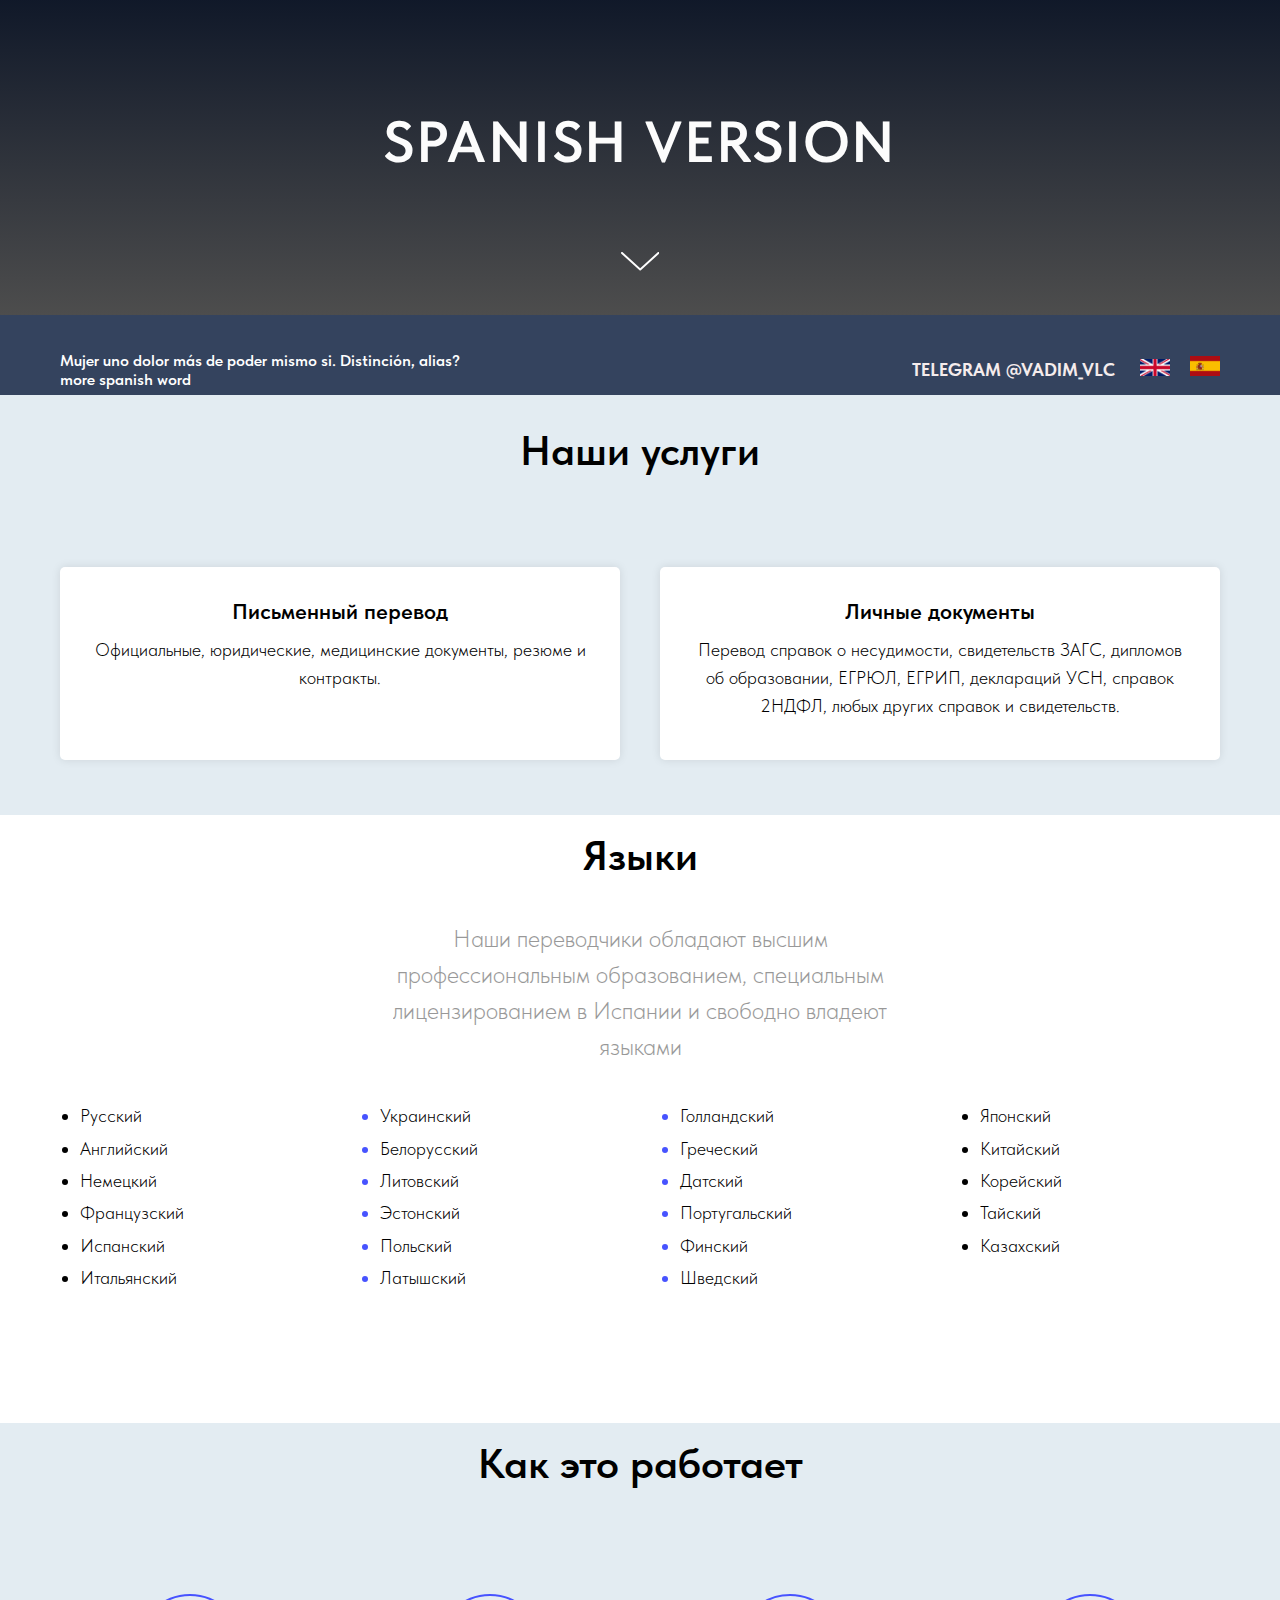
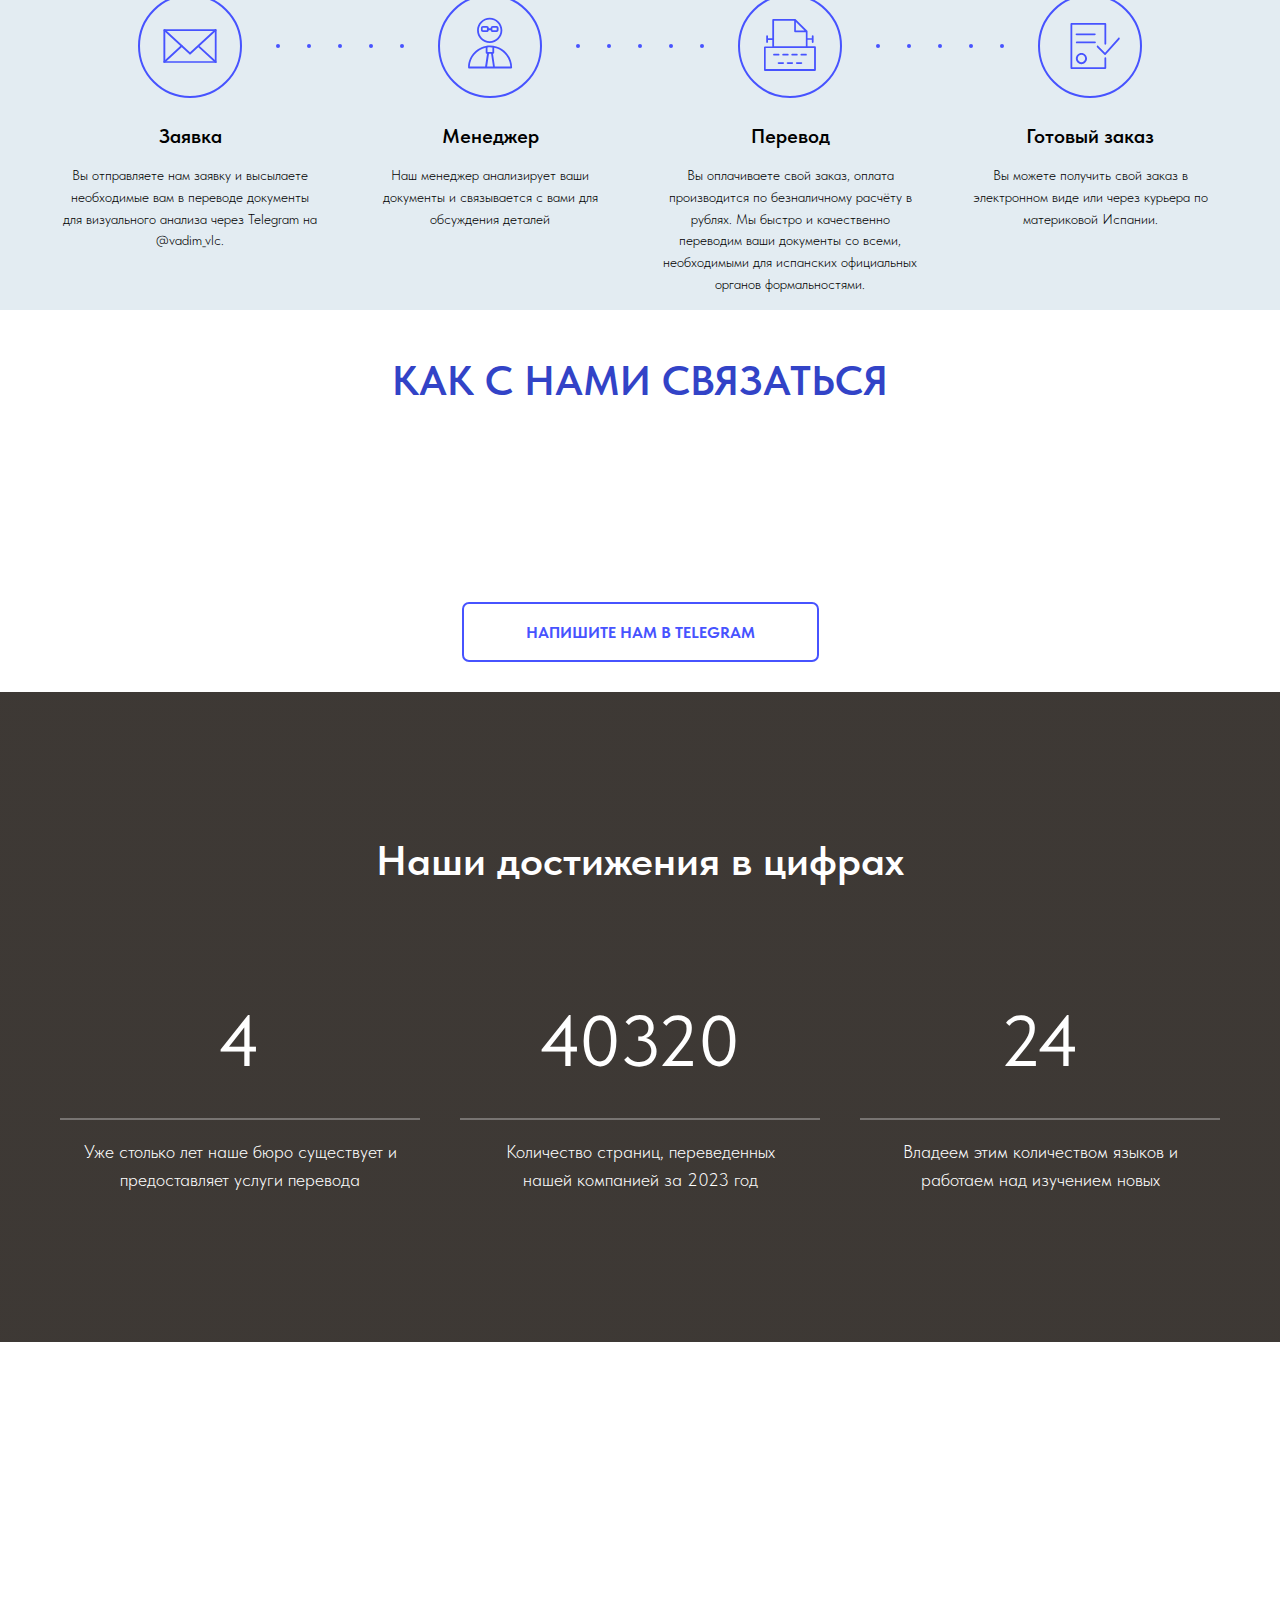
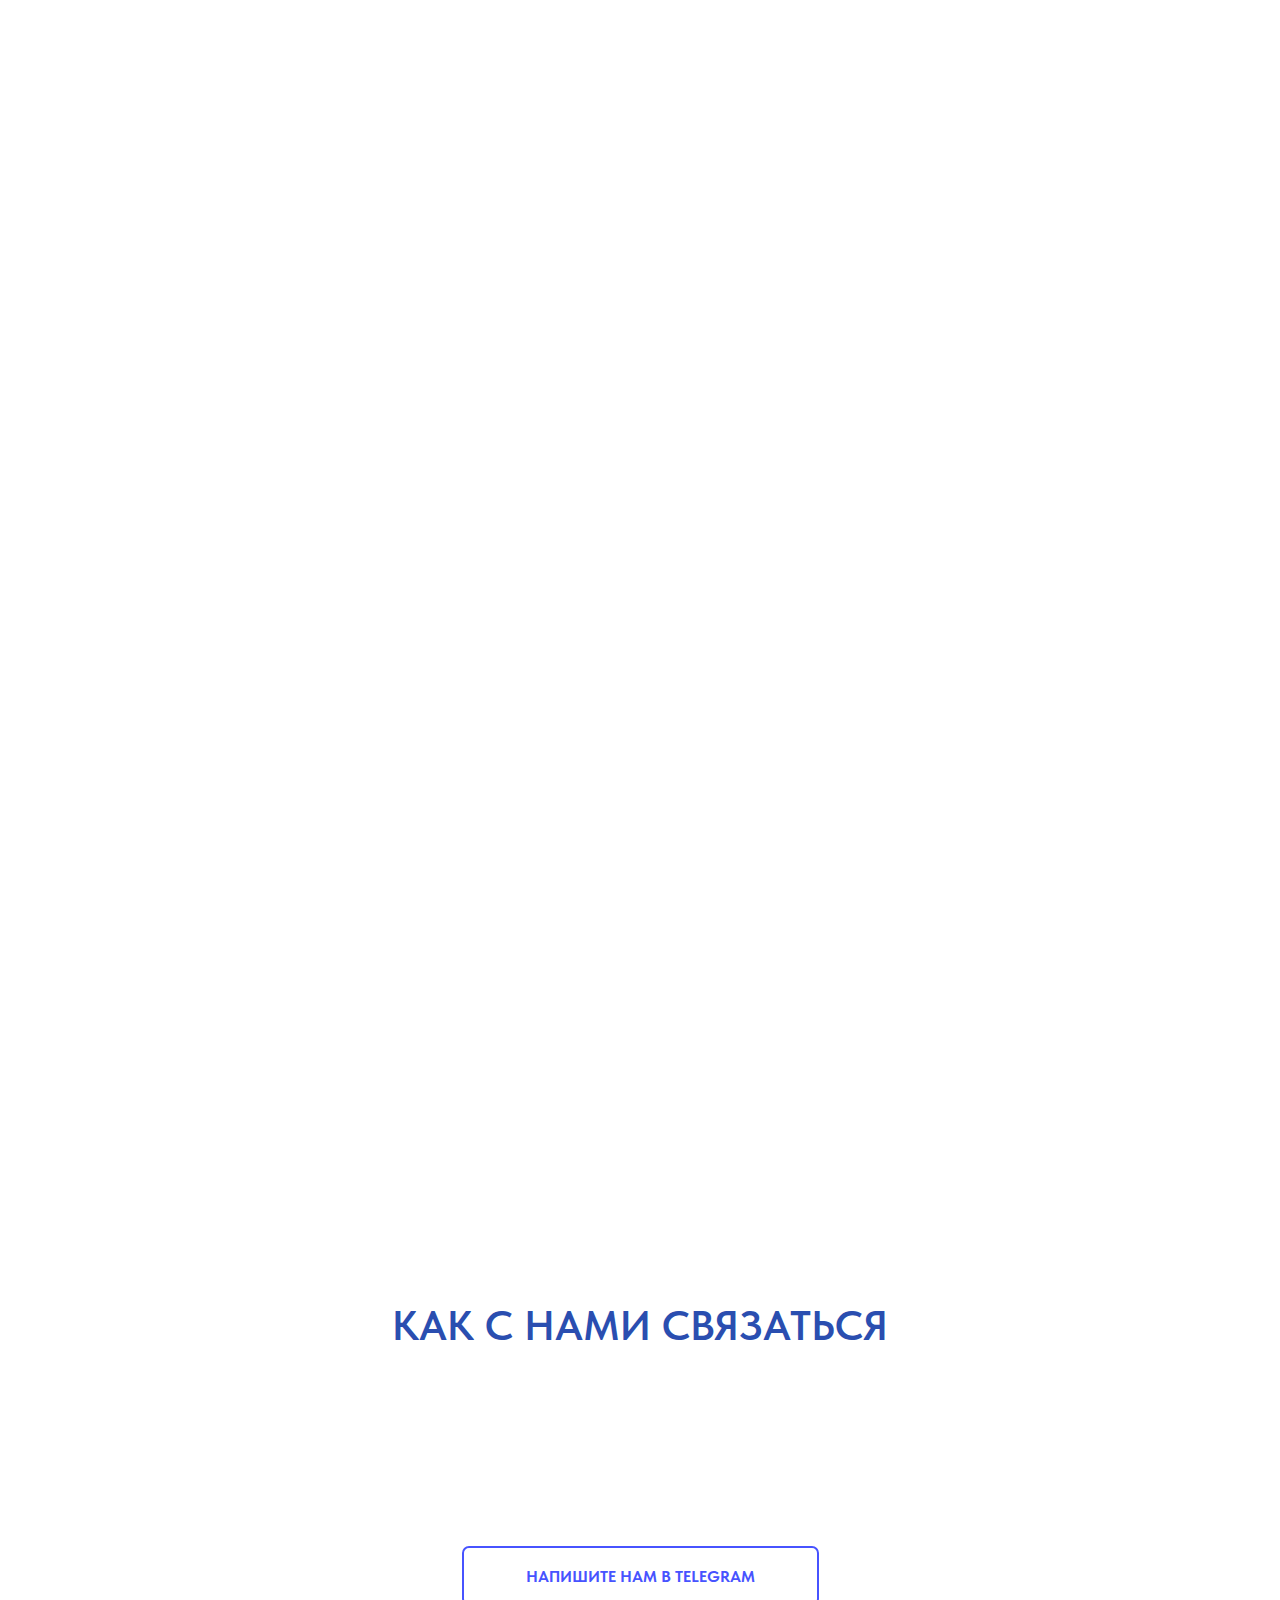
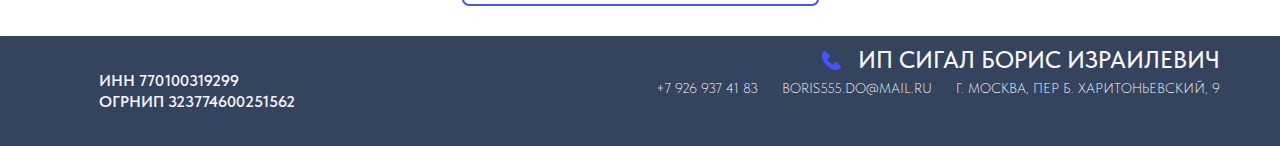
<file: index-sp.html>
﻿<!DOCTYPE html>
<html>
   <head>
      <meta charset="utf-8">
      <meta http-equiv="Content-Type" content="text/html; charset=utf-8">
      <meta name="viewport" content="width=device-width, initial-scale=1.0">
      <!--metatextblock-->
      <title>Бюро переводов на испанский язык</title>
      <meta name="description" content="Шаблон бюро переводов">
      <meta property="og:url" content="http://project7608068.tilda.ws">
      <meta property="og:title" content="Бюро переводов на испанский язык">
      <meta property="og:description" content="Шаблон бюро переводов">
      <meta property="og:type" content="website">
      <meta property="og:image" content="https://static.tildacdn.info/tild3864-6663-4739-b865-663164653362/-/resize/504x/ajy.jpg">
      <link rel="canonical" href="index-1.htm">
      <!--/metatextblock-->
      <meta name="format-detection" content="telephone=no">
      <meta http-equiv="x-dns-prefetch-control" content="on">
      <link rel="dns-prefetch" href="https://ws.tildacdn.com">
      <link rel="dns-prefetch" href="https://static.tildacdn.info">
      <meta name="robots" content="nofollow">
      <!-- Assets --><script src="js/tilda-fallback-1.0.min.js" async="" charset="utf-8"></script>
      <link rel="stylesheet" href="css/tilda-grid-3.0.min.css" type="text/css" media="all" onerror="this.loaderr='y';">
      <link rel="stylesheet" href="tilda-blocks-page38336072.min.css?t=1691433874" type="text/css" media="all" onerror="this.loaderr='y';">
      <link rel="stylesheet" href="css/tilda-cover-1.0.min.css" type="text/css" media="all" onerror="this.loaderr='y';">
      <link rel="stylesheet" href="css/tilda-cards-1.0.min.css" type="text/css" media="all" onerror="this.loaderr='y';">
      <link rel="stylesheet" href="css/fonts-tildasans.css" type="text/css" media="all" onerror="this.loaderr='y';">
      <script type="text/javascript">(function (d) {
         if (!d.visibilityState) {
         var s = d.createElement('script');
         s.src = 'https://static.tildacdn.info/js/tilda-polyfill-1.0.min.js';
         d.getElementsByTagName('head')[0].appendChild(s);
         }
         })(document);
         function t_onReady(func) {
         if (document.readyState != 'loading') {
         func();
         } else {
         document.addEventListener('DOMContentLoaded', func);
         }
         }
         function t_onFuncLoad(funcName, okFunc, time) {
         if (typeof window[funcName] === 'function') {
         okFunc();
         } else {
         setTimeout(function() {
         t_onFuncLoad(funcName, okFunc, time);
         },(time || 100));
         }
         }function t_throttle(fn, threshhold, scope) {return function () {fn.apply(scope || this, arguments);};}
      </script><script src="js/tilda-scripts-3.0.min.js" charset="utf-8" defer="" onerror="this.loaderr='y';"></script><script src="tilda-blocks-page38336072.min.js?t=1691433874" charset="utf-8" async="" onerror="this.loaderr='y';"></script><script src="js/lazyload-1.3.min.js" charset="utf-8" async="" onerror="this.loaderr='y';"></script><script src="js/tilda-cover-1.0.min.js" charset="utf-8" async="" onerror="this.loaderr='y';"></script><script src="js/tilda-menu-1.0.min.js" charset="utf-8" async="" onerror="this.loaderr='y';"></script><script src="js/tilda-cards-1.0.min.js" charset="utf-8" async="" onerror="this.loaderr='y';"></script><script src="js/tilda-video-processor-1.0.min.js" charset="utf-8" async="" onerror="this.loaderr='y';"></script><script src="js/tilda-skiplink-1.0.min.js" charset="utf-8" async="" onerror="this.loaderr='y';"></script><script src="js/tilda-events-1.0.min.js" charset="utf-8" async="" onerror="this.loaderr='y';"></script><script type="text/javascript">window.dataLayer = window.dataLayer || [];</script><script type="text/javascript">(function () {
         if((/bot|google|yandex|baidu|bing|msn|duckduckbot|teoma|slurp|crawler|spider|robot|crawling|facebook/i.test(navigator.userAgent))===false && typeof(sessionStorage)!='undefined' && sessionStorage.getItem('visited')!=='y' && document.visibilityState){
         var style=document.createElement('style');
         style.type='text/css';
         style.innerHTML='@media screen and (min-width: 980px) {.t-records {opacity: 0;}.t-records_animated {-webkit-transition: opacity ease-in-out .2s;-moz-transition: opacity ease-in-out .2s;-o-transition: opacity ease-in-out .2s;transition: opacity ease-in-out .2s;}.t-records.t-records_visible {opacity: 1;}}';
         document.getElementsByTagName('head')[0].appendChild(style);
         function t_setvisRecs(){
         var alr=document.querySelectorAll('.t-records');
         Array.prototype.forEach.call(alr, function(el) {
         el.classList.add("t-records_animated");
         });
         setTimeout(function () {
         Array.prototype.forEach.call(alr, function(el) {
         el.classList.add("t-records_visible");
         });
         sessionStorage.setItem("visited", "y");
         }, 400);
         } 
         document.addEventListener('DOMContentLoaded', t_setvisRecs);
         }
         })();
      </script>
   </head>
   <body class="t-body" style="margin:0;">
      <!--allrecords-->
      <div id="allrecords" class="t-records" data-hook="blocks-collection-content-node" data-tilda-project-id="7608068" data-tilda-page-id="38336072" data-tilda-formskey="fc19fa42268e300f8ee8df2d37608068" data-tilda-cookie="no" data-tilda-lazy="yes">
         <div id="rec619529703" class="r t-rec t-rec_pt_0 t-rec_pb_0" style="padding-top:0px;padding-bottom:0px; " data-animationappear="off" data-record-type="18">
            <!-- cover -->
            <div class="t-cover" id="recorddiv619529703" bgimgfield="img" style="height:35vh; background-image:url('tild3864-6663-4739-b865-663164653362/-/resize/20x/ajy.jpg');">
               <div class="t-cover__carrier" id="coverCarry619529703" data-content-cover-id="619529703" data-content-cover-bg="https://static.tildacdn.info/tild3864-6663-4739-b865-663164653362/ajy.jpg" data-display-changed="true" data-content-cover-height="35vh" data-content-cover-parallax="" data-content-video-url-youtube="6BptOIT4z78?start=5" style="height:35vh;background-attachment:scroll; " itemscope="" itemtype="http://schema.org/ImageObject">
                  <meta itemprop="image" content="https://static.tildacdn.info/tild3864-6663-4739-b865-663164653362/ajy.jpg">
               </div>
               <div class="t-cover__filter" style="height:35vh;background-image: -moz-linear-gradient(top, rgba(81,123,206,0.20), rgba(255,255,255,0.30));background-image: -webkit-linear-gradient(top, rgba(81,123,206,0.20), rgba(255,255,255,0.30));background-image: -o-linear-gradient(top, rgba(81,123,206,0.20), rgba(255,255,255,0.30));background-image: -ms-linear-gradient(top, rgba(81,123,206,0.20), rgba(255,255,255,0.30));background-image: linear-gradient(top, rgba(81,123,206,0.20), rgba(255,255,255,0.30));filter: progid:DXImageTransform.Microsoft.gradient(startColorStr='#cc517bce', endColorstr='#b2ffffff');"></div>
               <div class="t-container">
                  <div class="t-col t-col_12 ">
                     <div class="t-cover__wrapper t-valign_middle" style="height:35vh;">
                        <div class="t001 t-align_center">
                           <div class="t001__wrapper" data-hook-content="covercontent">
                              <div class="t001__title t-title t-title_xl" style="color:#4753ff;font-size:58px;font-weight:600;font-family:'TildaSans';letter-spacing:1.5px;" field="title"><span style="color: rgb(252, 252, 252);">SPANISH VERSION</span></div>
                              <span class="space"></span>
                           </div>
                        </div>
                     </div>
                  </div>
               </div>
               <!-- arrow -->
               <div class="t-cover__arrow">
                  <div class="t-cover__arrow-wrapper t-cover__arrow-wrapper_animated">
                     <div class="t-cover__arrow_mobile">
                        <svg role="presentation" class="t-cover__arrow-svg" x="0px" y="0px" width="38.417px" height="18.592px" viewbox="0 0 38.417 18.592" style="enable-background:new 0 0 38.417 18.592;">
                           <g>
                              <path d="M19.208,18.592c-0.241,0-0.483-0.087-0.673-0.261L0.327,1.74c-0.408-0.372-0.438-1.004-0.066-1.413c0.372-0.409,1.004-0.439,1.413-0.066L19.208,16.24L36.743,0.261c0.411-0.372,1.042-0.342,1.413,0.066c0.372,0.408,0.343,1.041-0.065,1.413L19.881,18.332C19.691,18.505,19.449,18.592,19.208,18.592z"></path>
                           </g>
                        </svg>
                     </div>
                  </div>
               </div>
               <!-- arrow -->
            </div>
         </div>
         <div id="rec622098673" class="r t-rec t-rec_pt_0 t-rec_pb_0" style="padding-top:0px;padding-bottom:0px; " data-animationappear="off" data-record-type="815">
            <!-- t815 -->
            <div id="nav622098673marker"></div>
            <div id="nav622098673" class="t815 t815__positionstatic " style="background-color: rgba(52,67,94,1); height:80px; box-shadow: 0px 1px 3px rgba(0,0,0,0.10);" data-bgcolor-hex="#34435e" data-bgcolor-rgba="rgba(52,67,94,1)" data-navmarker="nav622098673marker" data-appearoffset="" data-bgopacity-two="" data-menushadow="10" data-bgopacity="1" data-menu-items-align="right" data-menu="yes">
               <div class="t815__maincontainer t815__c12collumns" style="height:110px;">
                  <div class="t815__leftwrapper" style="padding-left:20px;">
                     <div class="t815__logo-wrapper t815__logo-wrapper_inlineblock">
                        <div class="t815__logo t-title" field="title" style="color:#4e78c5;font-weight:600;">
                           <div style="font-size: 16px;" data-customstyle="yes"><span style="color: rgb(255, 255, 255);">Mujer uno dolor más de poder mismo si. Distinción, alias? </span><br><span style="color: rgb(255, 255, 255);">more spanish word</span></div>
                        </div>
                     </div>
                  </div>
                  <div class="t815__rightwrapper" style="padding-right:20px;">
                     <div class="t815__text_bottom t-descr t-descr_xxs" field="text" style="font-weight:400;text-transform:uppercase;">
                        <div style="font-size: 18px;" data-customstyle="yes"><strong style="font-weight: 700; color: rgb(245, 236, 236);">Telegram @vadim_vlc</strong> <a href="index.html"><img src="img/eng.png" alt="" style="width: 30px;height: 17px; margin-left: 20px;"></a><a href="index-sp.html"><img src="img/spain.png" alt="" style="width: 30px;margin-left: 20px;"></a></div>
                     </div>
                  </div>
               </div>
            </div>
            <script>t_onReady(function() {
               t_onFuncLoad('t815_init', function() {
               t815_init('622098673');
               });
               });
            </script>
            <style>#rec622098673 .t-menu__link-item{
               }
               @supports (overflow:-webkit-marquee) and (justify-content:inherit)
               {
               #rec622098673 .t-menu__link-item,
               #rec622098673 .t-menu__link-item.t-active {
               opacity: 1 !important;
               }
               }
            </style>
            <!--[if IE 8]>
            <style>#rec622098673 .t815 {
               filter: progid:DXImageTransform.Microsoft.gradient(startColorStr='#D934435e', endColorstr='#D934435e');
               }
            </style>
            <![endif]-->
         </div>
         <div id="rec619529704" class="r t-rec t-rec_pt_30 t-rec_pb_15" style="padding-top:30px;padding-bottom:15px;background-color:#e3ecf2; " data-animationappear="off" data-record-type="650" data-bg-color="#e3ecf2">
            <!-- T650 -->
            <div class="t650">
               <div class="t-section__container t-container">
                  <div class="t-col t-col_12">
                     <div class="t-section__topwrapper t-align_center">
                        <div class="t-section__title t-title t-title_xs" field="btitle">Наши услуги</div>
                        <div class="t-section__descr t-descr t-descr_xl t-margin_auto" field="bdescr">
                           <div style="font-size: 14px;" data-customstyle="yes"></div>
                        </div>
                     </div>
                  </div>
               </div>
               <div class="t650__container t-card__container t-container" data-columns-in-row="2">
                  <div class="t-card__col t-card__col_withoutbtn t-col t-col_6 t-align_center">
                     <div class="t650__inner-col" style="background-color:#ffffff; border-radius:5px; box-shadow: 0px 0px 10px 0px rgba(0, 0, 0, 0.1);">
                        <div class="t650__text">
                           <div class="t-card__title t-name t-name_lg t650__bottommargin" field="li_title__1489140981614" style="font-weight:600;">Письменный перевод</div>
                           <div class="t-card__descr t-text t-text_sm" field="li_descr__1489140981614" style="font-size:14px;">
                              <div style="font-size:18px;" data-customstyle="yes">Официальные, юридические, медицинские документы, резюме и контракты.</div>
                           </div>
                        </div>
                     </div>
                  </div>
                  <div class="t-card__col t-card__col_withoutbtn t-col t-col_6 t-align_center">
                     <div class="t650__inner-col" style="background-color:#ffffff; border-radius:5px; box-shadow: 0px 0px 10px 0px rgba(0, 0, 0, 0.1);">
                        <div class="t650__text">
                           <div class="t-card__title t-name t-name_lg t650__bottommargin" field="li_title__1489140994564" style="font-weight:600;">Личные документы</div>
                           <div class="t-card__descr t-text t-text_sm" field="li_descr__1489140994564" style="font-size:14px;">
                              <div style="font-size: 18px;" data-customstyle="yes">Перевод справок о несудимости, свидетельств ЗАГС, дипломов об образовании, ЕГРЮЛ, ЕГРИП, деклараций УСН, справок 2НДФЛ, любых других справок и свидетельств.</div>
                           </div>
                        </div>
                     </div>
                  </div>
                  <div class="t650__separator" style=""></div>
               </div>
            </div>

            <script type="text/javascript">t_onReady(function () {
               t_onFuncLoad('t650_init', function () {
               t650_init('619529704');
               });
               t_onFuncLoad('t650_unifyHeights', function () {
               t650_unifyHeights('619529704');
               });
               if (typeof jQuery !== 'undefined') {
               $('.t650').on('displayChanged', function () {
               t650_unifyHeights('619529704');
               });
               } else {
               var rec = document.querySelector('#rec619529704');
               if (!rec) return;
               var wrapper = rec.querySelector('.t650');
               if (wrapper) {
               wrapper.addEventListener('displayChanged', function () {
               t_onFuncLoad('t650_unifyHeights', function () {
               t650_unifyHeights('619529704');
               });
               });
               }
               }
               });
               window.addEventListener('resize', t_throttle(function () {
               t_onFuncLoad('t650_unifyHeights', function () {
               t650_unifyHeights('619529704');
               });
               }));
               window.addEventListener('load', function () {
               t_onFuncLoad('t650_unifyHeights', function () {
               t650_unifyHeights('619529704');
               });
               });
            </script>
         </div>
         <div id="rec619529705" class="r t-rec t-rec_pt_15 t-rec_pb_15" style="padding-top:15px;padding-bottom:15px; " data-record-type="795">
            <!-- T795 -->
            <div class="t795">
               <div class="t-container t-align_center">
                  <div class="t-col t-col_8 t-prefix_2">
                     <div class="t795__title t-title t-title_xs t-margin_auto" field="title" style="font-weight:600;">Языки</div>
                     <div class="t795__descr t-descr t-descr_xl t-margin_auto" field="descr" style="opacity:0.40;">Наши переводчики обладают высшим профессиональным образованием, специальным лицензированием в Испании и свободно владеют языками</div>
                  </div>
               </div>
            </div>
         </div>
         <div id="rec619529706" class="r t-rec t-rec_pt_0 t-rec_pb_15" style="padding-top:0px;padding-bottom:15px; " data-record-type="503">
            <!-- t503 -->
            <div class="t503">
               <ul role="list" class="t503__container t-card__container t-card__container_inrow4 t-container">
                  <li class="t-card__col t-card__col_withoutbtn t-col t-col_3 t-item">
                     <div class="t503__content t-align_left">
                        <div class="t-card__descr t-descr t-descr_xs" field="li_descr__1476978617855" style="font-size:18px;line-height:1.8;">
                           <div style="color: rgb(71, 83, 255);" data-customstyle="yes">
                              <ul>
                                 <li style="color: rgb(0, 0, 0);"><span style="color: rgb(0, 0, 0);">Русский</span></li>
                                 <li style="color: rgb(0, 0, 0);"><span style="color: rgb(0, 0, 0);">Английский</span></li>
                                 <li style="color: rgb(0, 0, 0);"><span style="color: rgb(0, 0, 0);">Немецкий</span></li>
                                 <li style="color: rgb(0, 0, 0);"><span style="color: rgb(0, 0, 0);">Французский</span></li>
                                 <li style="color: rgb(0, 0, 0);"><span style="color: rgb(0, 0, 0);">Испанский</span></li>
                                 <li style="color: rgb(0, 0, 0);"><span style="color: rgb(0, 0, 0);">Итальянский</span></li>
                              </ul>
                           </div>
                        </div>
                     </div>
                  </li>
                  <li class="t-card__col t-card__col_withoutbtn t-col t-col_3 t-item">
                     <div class="t503__content t-align_left">
                        <div class="t-card__descr t-descr t-descr_xs" field="li_descr__1476978621977" style="font-size:18px;line-height:1.8;">
                           <div style="color:#4753ff;" data-customstyle="yes">
                              <ul>
                                 <li><span style="color: rgb(0, 0, 0);">Украинский</span></li>
                                 <li><span style="color: rgb(0, 0, 0);">Белорусский</span></li>
                                 <li><span style="color: rgb(0, 0, 0);">Литовский</span></li>
                                 <li><span style="color: rgb(0, 0, 0);">Эстонский</span></li>
                                 <li><span style="color: rgb(0, 0, 0);">Польский</span></li>
                                 <li><span style="color: rgb(0, 0, 0);">Латышский</span></li>
                              </ul>
                           </div>
                        </div>
                     </div>
                  </li>
                  <li class="t-card__col t-card__col_withoutbtn t-col t-col_3 t-item">
                     <div class="t503__content t-align_left">
                        <div class="t-card__descr t-descr t-descr_xs" field="li_descr__1476978655843" style="font-size:18px;line-height:1.8;">
                           <div style="color:#4753ff;" data-customstyle="yes">
                              <ul>
                                 <li><span style="color: rgb(0, 0, 0);">Голландский</span></li>
                                 <li><span style="color: rgb(0, 0, 0);">Греческий</span></li>
                                 <li><span style="color: rgb(0, 0, 0);">Датский</span></li>
                                 <li><span style="color: rgb(0, 0, 0);">Португальский</span></li>
                                 <li><span style="color: rgb(0, 0, 0);">Финский</span></li>
                                 <li><span style="color: rgb(0, 0, 0);">Шведский</span></li>
                              </ul>
                           </div>
                        </div>
                     </div>
                  </li>
                  <li class="t-card__col t-card__col_withoutbtn t-col t-col_3 t-item">
                     <div class="t503__content t-align_left">
                        <div class="t-card__descr t-descr t-descr_xs" field="li_descr__1476978737724" style="font-size:18px;line-height:1.8;">
                           <ul>
                              <li style="color: rgb(0, 0, 0);"><span style="color: rgb(0, 0, 0);">Японский</span></li>
                              <li style="color: rgb(0, 0, 0);"><span style="color: rgb(0, 0, 0);">Китайский</span></li>
                              <li style="color: rgb(0, 0, 0);"><span style="color: rgb(0, 0, 0);">Корейский</span></li>
                              <li style="color: rgb(0, 0, 0);"><span style="color: rgb(0, 0, 0);">Тайский</span></li>
                              <li style="color: rgb(0, 0, 0);"><span style="color: rgb(0, 0, 0);">Казахский</span></li>
                           </ul>
                        </div>
                     </div>
                  </li>
               </ul>
            </div>
            <script>t_onReady(function () {
               t_onFuncLoad('t503_init', function () {
               t503_init('619529706');
               });
               });
            </script>
         </div>
         <div id="rec619567680" class="r t-rec t-rec_pt_15 t-rec_pb_15" style="padding-top:15px;padding-bottom:15px; " data-record-type="219">
            <!-- T191 -->
            <div class="t191">
               <div class="t-align_center">
                  <hr class="t191__line t-width t-width_2" style="background-color:#000000;opacity:0.2;">
               </div>
            </div>
         </div>
         <div id="rec619529711" class="r t-rec t-rec_pt_15 t-rec_pb_15" style="padding-top:15px;padding-bottom:15px;background-color:#e3ecf2; " data-record-type="569" data-bg-color="#e3ecf2">
            <!-- T569 -->
            <div class="t569" data-blocks-count="4">
               <div class="t-section__container t-container">
                  <div class="t-col t-col_12">
                     <div class="t-section__topwrapper t-align_center">
                        <div class="t-section__title t-title t-title_xs" field="btitle">Как это работает</div>
                     </div>
                  </div>
               </div>
               <div class="t569__container t-container">
                  <div class="t569__col t-col t-col_3">
                     <div class="t569__imgwrapper t-align_center">
                        <div class="t569__bgimg t-margin_auto t-bgimg" data-original="https://static.tildacdn.info/tild3536-3537-4632-a432-643731653335/webinar_mail-01-01.svg" bgimgfield="img" style=" background-image: url('tild3536-3537-4632-a432-643731653335/webinar_mail-01-01.svg');border-color: #4753ff;" itemscope="" itemtype="http://schema.org/ImageObject">
                           <meta itemprop="image" content="https://static.tildacdn.info/tild3536-3537-4632-a432-643731653335/webinar_mail-01-01.svg">
                        </div>
                     </div>
                     <div class="t569__textwrapper t-align_center">
                        <div class="t569__title t-name t-name_xs" style="font-size:20px;font-weight:600;" field="title">Заявка</div>
                        <div class="t569__text t-text t-text_xs" style="font-size:14px;" field="descr">Вы отправляете нам заявку и выcылаете необходимые вам в переводе документы для визуального анализа через Telegram на @vadim_vlc.</div>
                     </div>
                  </div>
                  <div class="t569__col t-col t-col_3">
                     <div class="t569__line-mobile t-align_center">
                        <div class="t569__cirqle" style="background-color: #4753ff;"></div>
                        <div class="t569__cirqle" style="background-color: #4753ff;"></div>
                        <div class="t569__cirqle" style="background-color: #4753ff;"></div>
                     </div>
                     <div class="t569__imgwrapper t-align_center">
                        <div class="t569__bgimg t-margin_auto t-bgimg" data-original="https://static.tildacdn.info/tild6266-3463-4466-a631-323861643939/webinar_mail-01-02.svg" bgimgfield="img2" style=" background-image: url('tild6266-3463-4466-a631-323861643939/webinar_mail-01-02.svg');border-color: #4753ff;" itemscope="" itemtype="http://schema.org/ImageObject">
                           <meta itemprop="image" content="https://static.tildacdn.info/tild6266-3463-4466-a631-323861643939/webinar_mail-01-02.svg">
                        </div>
                        <div class="t569__line">
                           <div class="t569__cirqle" style="background-color: #4753ff;"></div>
                        </div>
                     </div>
                     <div class="t569__textwrapper t-align_center">
                        <div class="t569__title t-name t-name_xs" style="font-size:20px;font-weight:600;" field="title2">Менеджер</div>
                        <div class="t569__text t-text t-text_xs" style="font-size:14px;" field="descr2">Наш менеджер анализирует ваши документы и связывается с вами для обсуждения деталей</div>
                     </div>
                  </div>
                  <div class="t569__col t-col t-col_3">
                     <div class="t569__line-mobile t-align_center">
                        <div class="t569__cirqle" style="background-color: #4753ff;"></div>
                        <div class="t569__cirqle" style="background-color: #4753ff;"></div>
                        <div class="t569__cirqle" style="background-color: #4753ff;"></div>
                     </div>
                     <div class="t569__imgwrapper t-align_center">
                        <div class="t569__bgimg t-margin_auto t-bgimg" data-original="https://static.tildacdn.info/tild3461-3365-4265-b235-383065623364/webinar_mail-01-03.svg" bgimgfield="img3" style=" background-image: url('tild3461-3365-4265-b235-383065623364/webinar_mail-01-03.svg');border-color: #4753ff;" itemscope="" itemtype="http://schema.org/ImageObject">
                           <meta itemprop="image" content="https://static.tildacdn.info/tild3461-3365-4265-b235-383065623364/webinar_mail-01-03.svg">
                        </div>
                        <div class="t569__line">
                           <div class="t569__cirqle" style="background-color: #4753ff;"></div>
                        </div>
                     </div>
                     <div class="t569__textwrapper t-align_center">
                        <div class="t569__title t-name t-name_xs" style="font-size:20px;font-weight:600;" field="title3">Перевод</div>
                        <div class="t569__text t-text t-text_xs" style="font-size:14px;" field="descr3">Вы оплачиваете свой заказ, оплата производится по безналичному расчёту в рублях. Мы быстро и качественно переводим ваши документы со всеми, необходимыми для испанских официальных органов формальностями.</div>
                     </div>
                  </div>
                  <div class="t569__col t-col t-col_3">
                     <div class="t569__line-mobile t-align_center">
                        <div class="t569__cirqle" style="background-color: #4753ff;"></div>
                        <div class="t569__cirqle" style="background-color: #4753ff;"></div>
                        <div class="t569__cirqle" style="background-color: #4753ff;"></div>
                     </div>
                     <div class="t569__imgwrapper t-align_center">
                        <div class="t569__bgimg t-margin_auto t-bgimg" data-original="https://static.tildacdn.info/tild6237-3632-4664-a530-383235666230/webinar_mail-01-04.svg" bgimgfield="img4" style=" background-image: url('tild6237-3632-4664-a530-383235666230/webinar_mail-01-04.svg');border-color: #4753ff;" itemscope="" itemtype="http://schema.org/ImageObject">
                           <meta itemprop="image" content="https://static.tildacdn.info/tild6237-3632-4664-a530-383235666230/webinar_mail-01-04.svg">
                        </div>
                        <div class="t569__line">
                           <div class="t569__cirqle" style="background-color: #4753ff;"></div>
                        </div>
                     </div>
                     <div class="t569__textwrapper t-align_center">
                        <div class="t569__title t-name t-name_xs" style="font-size:20px;font-weight:600;" field="title4">Готовый заказ</div>
                        <div class="t569__text t-text t-text_xs" style="font-size:14px;" field="descr4">Вы можете получить свой заказ в электронном виде или через курьера по материковой Испании.</div>
                     </div>
                  </div>
               </div>
            </div>
            <script>t_onReady(function () {
               t_onFuncLoad('t569_init', function () {
               t569_init('619529711');
               });
               });
            </script>
         </div>
         <div id="rec619529707" class="r t-rec t-rec_pt_45 t-rec_pb_30" style="padding-top:45px;padding-bottom:30px;background-color:#ffffff; " data-record-type="510" data-bg-color="#ffffff">
            <!-- t510 -->
            <div class="t510">
               <div class="t-section__container t-container">
                  <div class="t-col t-col_12">
                     <div class="t-section__topwrapper t-align_center">
                        <div class="t-section__title t-title t-title_xs" field="btitle"><span style="color: rgb(50, 67, 199);">КАК С НАМИ СВЯЗАТЬСЯ</span></div>
                     </div>
                  </div>
               </div>
               <ul role="list" class="t510__container t-container"></ul>
               <div class="t-section__container t-container">
                  <div class="t-col t-col_12">
                     <div class="t-section__bottomwrapper t-clear t-align_center ">
                        <a href="https://t.me/vadim_vlc" target="_blank" class="t-btn t-btn_md" style="color:#4753ff;border:2px solid #4753ff;border-radius:7px; -moz-border-radius:7px; -webkit-border-radius:7px;">
                           <table style="width:100%; height:100%;">
                              <tr>
                                 <td>НАПИШИТЕ НАМ В TELEGRAM</td>
                              </tr>
                           </table>
                        </a>
                     </div>
                  </div>
               </div>
            </div>
         </div>
         <div id="rec619529708" class="r t-rec t-rec_pt_0" style="padding-top:0px; " data-animationappear="off" data-record-type="506">
            <!-- T506 --><!-- cover -->
            <div class="t-cover" id="recorddiv619529708" bgimgfield="img" style="height:650px; background-image:url('tild3834-3362-4336-b932-303865623134/-/resize/20x/k-p-t-ae-2224.jpg');">
               <div class="t-cover__carrier" id="coverCarry619529708" data-content-cover-id="619529708" data-content-cover-bg="https://static.tildacdn.info/tild3834-3362-4336-b932-303865623134/k-p-t-ae-2224.jpg" data-display-changed="true" data-content-cover-height="650px" data-content-cover-parallax="" style="height:650px;background-attachment:scroll; " itemscope="" itemtype="http://schema.org/ImageObject">
                  <meta itemprop="image" content="https://static.tildacdn.info/tild3834-3362-4336-b932-303865623134/k-p-t-ae-2224.jpg">
               </div>
               <div class="t-cover__filter" style="height:650px;background-image: -moz-linear-gradient(top, rgba(77,71,66,0.80), rgba(77,71,66,0.80));background-image: -webkit-linear-gradient(top, rgba(77,71,66,0.80), rgba(77,71,66,0.80));background-image: -o-linear-gradient(top, rgba(77,71,66,0.80), rgba(77,71,66,0.80));background-image: -ms-linear-gradient(top, rgba(77,71,66,0.80), rgba(77,71,66,0.80));background-image: linear-gradient(top, rgba(77,71,66,0.80), rgba(77,71,66,0.80));filter: progid:DXImageTransform.Microsoft.gradient(startColorStr='#334d4742', endColorstr='#334d4742');"></div>
               <div class="t506">
                  <div class="t-container">
                     <div class="t-cover__wrapper t-valign_middle" style="height:650px;">
                        <div class="t506__wrapper" data-hook-content="covercontent">
                           <div class="t506__topsection">
                              <div class="t-col t-col_12">
                                 <div class="t-section__topwrapper t-align_center">
                                    <div class="t-section__title t-title t-title_xs" field="btitle">Наши достижения в цифрах</div>
                                 </div>
                              </div>
                              <div class="t-clear"></div>
                           </div>
                           <div class="t506__blockswrapper">
                              <div class="t506__col t-col t-col_4 t-item">
                                 <div class="t506__title t-title t-title_xl" style="color:#ffffff;font-weight:400;" field="title">4</div>
                                 <div class="t506__line" style="background-color: #ffffff; height: 2px; opacity:0.30;"></div>
                                 <div class="t506__text t-descr t-descr_sm" style="color:#ffffff;font-size:18px;" field="descr">Уже столько лет наше бюро существует и предоставляет услуги перевода</div>
                              </div>
                              <div class="t506__col t-col t-col_4 t-item">
                                 <div class="t506__title t-title t-title_xl" style="color:#ffffff;font-weight:400;" field="title2">40320</div>
                                 <div class="t506__line" style="background-color: #ffffff; height: 2px; opacity:0.30;"></div>
                                 <div class="t506__text t-descr t-descr_sm" style="color:#ffffff;font-size:18px;" field="descr2">Количество страниц, переведенных нашей компанией за 2023 год</div>
                              </div>
                              <div class="t506__col t-col t-col_4 t-item">
                                 <div class="t506__title t-title t-title_xl" style="color:#ffffff;font-weight:400;" field="title3">24</div>
                                 <div class="t506__line" style="background-color: #ffffff; height: 2px; opacity:0.30;"></div>
                                 <div class="t506__text t-descr t-descr_sm" style="color:#ffffff;font-size:18px;" field="descr3">Владеем этим количеством языков и работаем над изучением новых<br></div>
                              </div>
                           </div>
                        </div>
                     </div>
                  </div>
               </div>
            </div>
            <script>t_onReady(function () {
               if (typeof jQuery !== 'undefined') {
               $('.t506').bind('displayChanged', function () {
               var rec = $('#rec619529708');
               rec.find('div[data-hook-content]').css('height', 'auto');
               var coverHeight = rec.find('.t-cover').height();
               var contentHeight = rec.find('div[data-hook-content]').outerHeight();
               if (contentHeight > 300 && coverHeight < contentHeight) {
               contentHeight = contentHeight + 120;
               if (contentHeight > 1000) {
               contentHeight += 100;
               }
               rec.find('.t-cover').height(contentHeight);
               rec.find('.t-cover__filter').height(contentHeight);
               rec.find('.t-cover__carrier').height(contentHeight);
               rec.find('.t-cover__wrapper').height(contentHeight);
               if (window.isMobile == false) {
               setTimeout(function () {
               var videoDiv = rec.find('.t-cover__carrier');
               if (videoDiv.find('iframe').length > 0) {
               setWidthHeightYoutubeVideo(videoDiv, contentHeight + 'px');
               }
               }, 2000);
               }
               }
               });
               } else {
               var rec = document.querySelector('#rec619529708');
               if (!rec) return;
               var wrapper = rec.querySelector('.t506');
               if (wrapper) {
               wrapper.addEventListener('displayChanged', function () {
               var rec = document.querySelector('#rec619529708');
               rec.querySelector('div[data-hook-content]').style.height = 'auto';
               var coverHeight = rec.querySelector('.t-cover').offsetHeight;
               var contentHeight = rec.querySelector('div[data-hook-content]').offsetHeight;
               if (contentHeight > 300 && coverHeight < contentHeight) {
               contentHeight = contentHeight + 120;
               if (contentHeight > 1000) {
               contentHeight += 100;
               }
               rec.querySelector('.t-cover').style.height = contentHeight;
               rec.querySelector('.t-cover__filter').style.height = contentHeight;
               rec.querySelector('.t-cover__carrier').style.height = contentHeight;
               rec.querySelector('.t-cover__wrapper').style.height = contentHeight;
               if (window.isMobile == false) {
               t_onFuncload('setWidthHeightYoutubeVideo', function () {
               var videoDiv = rec.querySelector('.t-cover__carrier');
               if (videoDiv.querySelector('iframe')) {
               setWidthHeightYoutubeVideo(videoDiv, contentHeight + 'px');
               }
               }, 2000);
               }
               }
               });
               }
               }
               });
            </script>
         </div>
         <div id="rec619529709" class="r t-rec t-rec_pt_15 t-rec_pb_60" style="padding-top:15px;padding-bottom:60px; " data-record-type="795">
            <!-- T795 -->
            <div class="t795">
               <div class="t-container t-align_center">
                  <div class="t-col t-col_8 t-prefix_2">
                     <div class="t795__title t-title t-title_xs t-margin_auto" field="title" style="font-weight:600;">О нас</div>
                     <div class="t795__descr t-descr t-descr_xl t-margin_auto" field="descr" style="opacity:0.40;">Профессиональное бюро переводов в Испании</div>
                  </div>
               </div>
            </div>
         </div>
         <div id="rec619529710" class="r t-rec t-rec_pt_0 t-rec_pb_15" style="padding-top:0px;padding-bottom:15px; " data-record-type="106">
            <!-- T004 -->
            <div class="t004">
               <div class="t-container ">
                  <div class="t-col t-col_8 t-prefix_2">
                     <div field="text" class="t-text t-text_md ">Наша специализация — письменный перевод документов и текстов для официальных органов в Испании. За время существования нашего бюро мы значительно выросли, достигли многих успехов и накопили немалый опыт в переводах разных направлений.<br><br>Вы можете в любой момент связаться с нашим менеджером и получить консультацию. Все персональные данные, которые передает клиент, защищены и обрабатываются конфиденциально.</div>
                  </div>
               </div>
            </div>
         </div>
         <div id="rec623816152" class="r t-rec t-rec_pt_60 t-rec_pb_60" style="padding-top:60px;padding-bottom:60px; " data-record-type="106">
            <!-- T004 -->
            <div class="t004">
               <div class="t-container ">
                  <div class="t-col t-col_8 t-prefix_2">
                     <div field="text" class="t-text t-text_md ">
                        <p style="text-align: center;"><span style="font-family: TildaSans; font-weight: 700;">ЦЕНЫ</span></p>
                        <p style="text-align: center;"><span style="font-weight: 600;">Русско-испанский</span></p>
                        <p style="text-align: left;"><span style="font-weight: 600;">Технический перевод </span></p>
                        <p style="text-align: left;"><span style="font-weight: 300;">Одностраничный документ от 750 руб/стр</span></p>
                        <p style="text-align: left;"><span style="font-weight: 300;">Многостраничный документ от 950 руб/стр</span></p>
                        <br>
                        <p style="text-align: left;"><span style="font-weight: 600;">Присяжный перевод</span></p>
                        <p style="text-align: left;">Одностраничный документ <span style="font-weight: 300;">от 3600 </span>руб/стр</p>
                        Цена перевода многостраничных документов рассчитывается индивидуально.<br><br>
                        <p style="text-align: center;"><span style="font-weight: 700;">Англо-испанский</span></p>
                        <br>
                        <p style="text-align: left;"><span style="font-weight: 600;">Технический перевод </span></p>
                        <p style="text-align: left;"><span style="font-weight: 300;">Одностраничный документ от 1500 руб/стр</span></p>
                        <p style="text-align: left;"><span style="font-weight: 300;">Многостраничный документ от 1500 руб/стр</span></p>
                        <br>
                        <p style="text-align: left;"><span style="font-weight: 600;">Присяжный перевод</span></p>
                        <p style="text-align: left;">Одностраничный документ <span style="font-weight: 300;">от 3600 </span>руб/стр</p>
                        <p style="text-align: left;">Многостраничный документ от 4800 руб/стр</p>
                        <br>
                        <p style="text-align: center;"><span style="font-weight: 700;">Сербо-испанский</span></p>
                        <br>
                        <p style="text-align: left;"><span style="font-weight: 600;">Присяжный перевод</span></p>
                        <p style="text-align: left;">Одностраничный документ <span style="font-weight: 300;">от 3600 </span>руб/стр</p>
                        <p style="text-align: left;">Многостраничный документ от 4800 руб/стр</p>
                        <br>Цена перевода с остальных языков - под запрос<br><br>Не работаем с языками:<br>турецкий, грузинский, азербайджанский, армянский, узбекский, таджикский
                     </div>
                  </div>
               </div>
            </div>
         </div>
         <div id="rec619560872" class="r t-rec t-rec_pt_45 t-rec_pb_30" style="padding-top:45px;padding-bottom:30px;background-color:#ffffff; " data-record-type="510" data-bg-color="#ffffff">
            <!-- t510 -->
            <div class="t510">
               <div class="t-section__container t-container">
                  <div class="t-col t-col_12">
                     <div class="t-section__topwrapper t-align_center">
                        <div class="t-section__title t-title t-title_xs" field="btitle"><span style="color: rgb(42, 78, 176);">КАК С НАМИ СВЯЗАТЬСЯ</span></div>
                     </div>
                  </div>
               </div>
               <ul role="list" class="t510__container t-container"></ul>
               <div class="t-section__container t-container">
                  <div class="t-col t-col_12">
                     <div class="t-section__bottomwrapper t-clear t-align_center ">
                        <a href="https://t.me/vadim_vlc" target="_blank" class="t-btn t-btn_md" style="color:#4753ff;border:2px solid #4753ff;border-radius:7px; -moz-border-radius:7px; -webkit-border-radius:7px;">
                           <table style="width:100%; height:100%;">
                              <tr>
                                 <td>НАПИШИТЕ НАМ В TELEGRAM</td>
                              </tr>
                           </table>
                        </a>
                     </div>
                  </div>
               </div>
            </div>
         </div>
         <div id="rec625303993" class="r t-rec t-rec_pt_0 t-rec_pb_0" style="padding-top:0px;padding-bottom:0px; " data-animationappear="off" data-record-type="815">
            <!-- t815 -->
            <div id="nav625303993marker"></div>
            <div id="nav625303993" class="t815 t815__positionstatic " style="background-color: rgba(52,67,94,1); height:110px; box-shadow: 0px 1px 3px rgba(0,0,0,0.10);" data-bgcolor-hex="#34435e" data-bgcolor-rgba="rgba(52,67,94,1)" data-navmarker="nav625303993marker" data-appearoffset="" data-bgopacity-two="" data-menushadow="10" data-bgopacity="1" data-menu-items-align="right" data-menu="yes">
               <div class="t815__maincontainer t815__c12collumns" style="height:110px;">
                  <div class="t815__leftwrapper" style="padding-left:20px;">
                     <div class="t815__logo-wrapper t815__logo-wrapper_inlineblock">
                        <div class="t815__logo t-title" field="title" style="color:#4e78c5;font-weight:600;">
                           <div style="font-size: 16px;" data-customstyle="yes"><br><br></div>
                        </div>
                     </div>
                     <div class="t815__logo-descr t815__logo-descr_inlineblock t-name t-name_xs" field="subtitle" style="color:#2e3b92;"><span style="color: rgb(247, 244, 244);">ИНН 770100319299</span><br><span style="color: rgb(247, 244, 244);">ОГРНИП 323774600251562</span></div>
                  </div>
                  <div class="t815__rightwrapper" style="padding-right:20px;">
                     <div class="t815__text_top t-descr t-descr_xl" field="descr" style="font-weight:500;text-transform:uppercase;">
                        <svg role="presentation" id="Layer_1" class="t815__phone-icon" width="21px" height="21px" xmlns="http://www.w3.org/2000/svg" viewbox="0 0 140 140">
                           <style></style>
                           <path d="M130.6 111.2l-28.1-28.3c-1.9-1.9-4.9-1.9-6.8 0L93.6 85 81.1 97.6c-3 3-7.8 3-10.7 0L56.3 83.5l-.3-.3-14.1-14.1c-3-3-3-7.8 0-10.7l12.7-12.5 2.1-2.1c1.9-1.9 1.9-4.9 0-6.8L28.3 8.9c-2-2-5.3-1.8-7.1.3-9 11-29.1 45 16.2 91.4l.7.7.7.7c46.4 45.3 80.4 25.2 91.4 16.2 2.2-1.7 2.4-5 .4-7z" fill="#4753ff" stroke="#4753ff" stroke-width="6" stroke-miterlimit="10"></path>
                        </svg>
                        <span><span style="color: rgb(251, 245, 245);">ИП СИГАЛ БОРИС ИЗРАИЛЕВИЧ</span></span>
                     </div>
                     <div class="t815__text_bottom t-descr t-descr_xxs" field="text" style="font-weight:400;text-transform:uppercase;"><span style="color: rgb(252, 252, 252); font-weight: 200;">+7 926 937 41 83&nbsp; &nbsp; &nbsp; boris555.do@mail.ru&nbsp; &nbsp; &nbsp; г.&nbsp;Москва, пер Б. Харитоньевский, 9</span><br><br><br></div>
                  </div>
               </div>
            </div>
         </div>
      </div>

     

   </body>
</html>
</file>
<file: css/fonts-tildasans.css>
@font-face {
  font-family: 'TildaSans';
  font-style: normal;
  font-weight: 250 1000;
  src: url('../fonts/tildasans/TildaSans-VF.woff2') format('woff2-variations'),
       url('../fonts/tildasans/TildaSans-VF.woff') format('woff-variations');     
}
@font-face {
  font-family: 'TildaSans';
  font-style: normal;
  font-weight: 300;
  src: url('../fonts/tildasans/TildaSans-Light.eot');
  src: url('../fonts/tildasans/TildaSans-Light-1.eot') format('embedded-opentype'),
       url('../fonts/tildasans/TildaSans-VF.woff2') format('woff2-variations'),
       url('../fonts/tildasans/TildaSans-VF.woff') format('woff-variations'),
       url('../fonts/tildasans/TildaSans-Light.woff2') format('woff2'),
       url('../fonts/tildasans/TildaSans-Light.woff') format('woff');
}
@font-face {
  font-family: 'TildaSans';
  font-style: normal;
  font-weight: 400;
  src: url('../fonts/tildasans/TildaSans-Regular.eot');
  src: url('../fonts/tildasans/TildaSans-Regular-1.eot') format('embedded-opentype'),
       url('../fonts/tildasans/TildaSans-VF.woff2') format('woff2-variations'),
       url('../fonts/tildasans/TildaSans-VF.woff') format('woff-variations'),  
       url('../fonts/tildasans/TildaSans-Regular.woff2') format('woff2'),
       url('../fonts/tildasans/TildaSans-Regular.woff') format('woff');
}
@font-face {
  font-family: 'TildaSans';
  font-style: normal;
  font-weight: 500;
  src: url('../fonts/tildasans/TildaSans-Medium.eot');
  src: url('../fonts/tildasans/TildaSans-Medium-1.eot') format('embedded-opentype'),
       url('../fonts/tildasans/TildaSans-VF.woff2') format('woff2-variations'),
       url('../fonts/tildasans/TildaSans-VF.woff') format('woff-variations'),  
       url('../fonts/tildasans/TildaSans-Medium.woff2') format('woff2'),
       url('../fonts/tildasans/TildaSans-Medium.woff') format('woff');
}
@font-face {
  font-family: 'TildaSans';
  font-style: normal;
  font-weight: 600;
  src: url('../fonts/tildasans/TildaSans-Semibold.eot');
  src: url('../fonts/tildasans/TildaSans-Semibold-1.eot') format('embedded-opentype'),
       url('../fonts/tildasans/TildaSans-VF.woff2') format('woff2-variations'),
       url('../fonts/tildasans/TildaSans-VF.woff') format('woff-variations'),  
       url('../fonts/tildasans/TildaSans-Semibold.woff2') format('woff2'),
       url('../fonts/tildasans/TildaSans-Semibold.woff') format('woff');
}
@font-face {
  font-family: 'TildaSans';
  font-style: normal;
  font-weight: 700;
  src: url('../fonts/tildasans/TildaSans-Bold.eot');
  src: url('../fonts/tildasans/TildaSans-Bold-1.eot') format('embedded-opentype'),
       url('../fonts/tildasans/TildaSans-VF.woff2') format('woff2-variations'),
       url('../fonts/tildasans/TildaSans-VF.woff') format('woff-variations'),  
       url('../fonts/tildasans/TildaSans-Bold.woff2') format('woff2'),
       url('../fonts/tildasans/TildaSans-Bold.woff') format('woff');
}
@font-face {
  font-family: 'TildaSans';
  font-style: normal;
  font-weight: 800;
  src: url('../fonts/tildasans/TildaSans-Extrabold.eot');
  src: url('../fonts/tildasans/TildaSans-Extrabold-1.eot') format('embedded-opentype'),
       url('../fonts/tildasans/TildaSans-VF.woff2') format('woff2-variations'),
       url('../fonts/tildasans/TildaSans-VF.woff') format('woff-variations'),  
       url('../fonts/tildasans/TildaSans-Extrabold.woff2') format('woff2'),
       url('../fonts/tildasans/TildaSans-Extrabold.woff') format('woff');
}
@font-face {
  font-family: 'TildaSans';
  font-style: normal;
  font-weight: 900;
  src: url('../fonts/tildasans/TildaSans-Black.eot');
  src: url('../fonts/tildasans/TildaSans-Black-1.eot') format('embedded-opentype'),
       url('../fonts/tildasans/TildaSans-VF.woff2') format('woff2-variations'),
       url('../fonts/tildasans/TildaSans-VF.woff') format('woff-variations'),  
       url('../fonts/tildasans/TildaSans-Black.woff2') format('woff2'),
       url('../fonts/tildasans/TildaSans-Black.woff') format('woff');
}
</file>
<file: css/tilda-grid-3.0.min.css>
*,*:before,*:after{-webkit-box-sizing:content-box;-moz-box-sizing:content-box;box-sizing:content-box}div,span,h1,h2,h3,h4,h5,h6,p,blockquote,pre,a,code,img,b,u,i,center,table,tr,th,td,video{margin:0;padding:0;border:0}sup{line-height:0;font-size:smaller;vertical-align:super}sub{line-height:0;font-size:smaller;vertical-align:sub}.t-clear{clear:both}.t-row{margin:0}.t-container{margin-left:auto;margin-right:auto;width:100%;max-width:1200px;padding:0}.t-container.flexx{display:-webkit-box;display:-moz-box;display:-ms-flexbox;display:-webkit-flex;display:flex}.t-container_flex{display:-webkit-box;display:-moz-box;display:-ms-flexbox;display:-webkit-flex;display:flex}.t-container_100{width:100%;padding:0}.t-container_10{margin-left:auto;margin-right:auto;width:100%;max-width:1000px;padding:0}.t-container_8{margin-left:auto;margin-right:auto;width:100%;max-width:800px;padding:0}.t-container:before,.t-container:after,.t-container_10:before,.t-container_10:after,.t-container_8:before,.t-container_8:after,.t-container_100:before,.t-container_100:after{display:table;content:" ";width:0}.t-container:after,.t-container_10:after,.t-container_8:after,.t-container_100:after{clear:both}.t-col{display:inline;float:left;margin-left:20px;margin-right:20px;width:100%}.t-col.flexx{align-items:stretch;height:inherit;margin-top:auto;margin-bottom:auto}.t-col_flex{align-items:stretch;height:inherit;margin-top:auto;margin-bottom:auto}.t-col_1{max-width:60px}.t-col_2{max-width:160px}.t-col_3{max-width:260px}.t-col_4{max-width:360px}.t-col_5{max-width:460px}.t-col_6{max-width:560px}.t-col_7{max-width:660px}.t-col_8{max-width:760px}.t-col_9{max-width:860px}.t-col_10{max-width:960px}.t-col_11{max-width:1060px}.t-col_12{max-width:1160px}.t-col_100{max-width:100vw}.t-prefix_1{padding-left:100px}.t-prefix_2{padding-left:200px}.t-prefix_3{padding-left:300px}.t-prefix_4{padding-left:400px}.t-prefix_5{padding-left:500px}.t-prefix_6{padding-left:600px}.t-prefix_7{padding-left:700px}.t-prefix_8{padding-left:800px}.t-prefix_9{padding-left:900px}.t-prefix_10{padding-left:1000px}.t-prefix_11{padding-left:1100px}.t-prefix_12{padding-left:1200px}.t-width{width:100%}.t-width_1{max-width:60px}.t-width_2{max-width:160px}.t-width_3{max-width:260px}.t-width_4{max-width:360px}.t-width_5{max-width:460px}.t-width_6{max-width:560px}.t-width_7{max-width:660px}.t-width_8{max-width:760px}.t-width_9{max-width:860px}.t-width_10{max-width:960px}.t-width_11{max-width:1060px}.t-width_12{max-width:1160px}.t-width_100{max-width:100%}.t-cell{display:table-cell;vertical-align:middle;height:100%;margin-left:0;margin-right:0}.t-cell_25{width:25vw}.t-cell_33{width:33.3333333vw}.t-cell_50{width:50vw}.t-cell_100{width:100vw}@media screen and (max-width:1200px){.t-container{max-width:960px;padding:0}.t-container_10{max-width:780px}.t-container_8{max-width:640px}.t-col{display:inline;float:left;margin-left:10px;margin-right:10px;width:100%}.t-col_1{max-width:60px}.t-col_2{max-width:140px}.t-col_3{max-width:220px}.t-col_4{max-width:300px}.t-col_5{max-width:380px}.t-col_6{max-width:460px}.t-col_7{max-width:540px}.t-col_8{max-width:620px}.t-col_9{max-width:700px}.t-col_10{max-width:780px}.t-col_11{max-width:860px}.t-col_12{max-width:940px}.t-prefix_1{padding-left:80px}.t-prefix_2{padding-left:160px}.t-prefix_3{padding-left:240px}.t-prefix_4{padding-left:320px}.t-prefix_5{padding-left:400px}.t-prefix_6{padding-left:480px}.t-prefix_7{padding-left:560px}.t-prefix_8{padding-left:640px}.t-prefix_9{padding-left:720px}.t-prefix_10{padding-left:800px}.t-prefix_11{padding-left:880px}.t-prefix_12{padding-left:960px}.t-width_1{max-width:60px}.t-width_2{max-width:140px}.t-width_3{max-width:220px}.t-width_4{max-width:300px}.t-width_5{max-width:380px}.t-width_6{max-width:460px}.t-width_7{max-width:540px}.t-width_8{max-width:620px}.t-width_9{max-width:700px}.t-width_10{max-width:780px}.t-width_11{max-width:860px}.t-width_12{max-width:940px}.t-width_100{max-width:100%}}@media screen and (max-width:960px){.t-container{max-width:640px}.t-container.flexx{display:block}.t-container_flex{display:block}.t-col{display:block;float:none;padding-left:20px;padding-right:20px;margin:0;width:100%;max-width:100%;box-sizing:border-box}.t-col_1,.t-col_2,.t-col_3,.t-col_4,.t-col_5,.t-col_6,.t-col_7,.t-col_8,.t-col_9,.t-col_10,.t-col_11,.t-col_12{width:100%;max-width:100%}.t-prefix_1,.t-prefix_2,.t-prefix_3,.t-prefix_4,.t-prefix_5,.t-prefix_6,.t-prefix_7,.t-prefix_8,.t-prefix_9,.t-prefix_10,.t-prefix_11,.t-prefix_12{padding-left:none}}
</file>
<file: tilda-blocks-page38336072.min.css>
.csssize{height:7052px}.t-body{margin:0}#allrecords{-webkit-font-smoothing:antialiased;background-color:none}#allrecords a{color:#ff8562;text-decoration:none}#allrecords a,#allrecords button,#allrecords .t-radio,#allrecords .t-checkbox,#allrecords .t-img-select{outline:none}#allrecords a:focus-visible,#allrecords button:focus-visible,#allrecords .t-focusable,#allrecords .t-focusable .t-btn,#allrecords .t-focusable .t-btntext,#allrecords .t-img-select:focus-visible+.t-img-select__indicator,#allrecords .t-img-select:focus-visible+.t-img-select__indicator:after,#allrecords .t-radio:focus-visible+.t-radio__indicator,#allrecords .t-checkbox:focus-visible+.t-checkbox__indicator{outline-color:#2015FF;outline-offset:4px;outline-style:auto}#allrecords .t-descr a:focus-visible,#allrecords .t-sociallinks a:focus-visible,#allrecords .ya-share2__link:focus-visible{outline-offset:2px}#allrecords a[href^=tel]{color:inherit;text-decoration:none}#allrecords ol{padding-left:22px}#allrecords ul{padding-left:20px}#allrecords b,#allrecords strong{font-weight:700}@media print{body,html{min-width:1200px;max-width:1200px;padding:0;margin:0 auto;border:none}}.t-records{-webkit-font_smoothing:antialiased;background-color:none}.t-records a{color:#ff8562;text-decoration:none}.t-records a[href^=tel]{color:inherit;text-decoration:none}.t-records ol{padding-left:22px;margin-top:0;margin-bottom:10px}.t-records ul{padding-left:20px;margin-top:0;margin-bottom:10px}.t-mbfix{opacity:.01;-webkit-transform:translateX(0);-ms-transform:translateX(0);transform:translateX(0);position:fixed;width:100%;height:500px;background-color:white;top:0;left:0;z-index:10000;-webkit-transition:all 0.1s ease;transition:all 0.1s ease}.t-mbfix_hide{-webkit-transform:translateX(3000px);-ms-transform:translateX(3000px);transform:translateX(3000px)}img:not([src]){visibility:hidden}.t-body_scroll-locked{position:fixed;left:0;width:100%;height:100%;overflow:hidden}.r_anim{-webkit-transition:opacity 0.5s;transition:opacity 0.5s}.r_hidden{opacity:0}.r_showed{opacity:1}.t-text{font-family:'TildaSans',Arial,sans-serif;font-weight:300;color:#000000}.t-text_xs{font-size:15px;line-height:1.55}.t-text_sm{font-size:18px;line-height:1.55}.t-text_md{font-size:20px;line-height:1.55}.t-name{font-family:'TildaSans',Arial,sans-serif;font-weight:600;color:#000000}.t-name_xs{font-size:16px;line-height:1.35}.t-name_lg{font-size:22px;line-height:1.35}.t-title{font-family:'TildaSans',Arial,sans-serif;font-weight:600;color:#000000}.t-title_xs{font-size:42px;line-height:1.23}.t-title_xl{font-size:72px;line-height:1.17}.t-descr{font-family:'TildaSans',Arial,sans-serif;font-weight:300;color:#000000}.t-descr_xxs{font-size:14px;line-height:1.55}.t-descr_xs{font-size:16px;line-height:1.55}.t-descr_sm{font-size:18px;line-height:1.55}.t-descr_xl{font-size:24px;line-height:1.5}.t-btn{display:inline-block;font-family:'TildaSans',Arial,sans-serif;border:0 none;text-align:center;white-space:nowrap;vertical-align:middle;font-weight:700;background-image:none;cursor:pointer;-webkit-appearance:none;-webkit-user-select:none;-moz-user-select:none;-ms-user-select:none;-o-user-select:none;user-select:none;-webkit-box-sizing:border-box;-moz-box-sizing:border-box;box-sizing:border-box}.t-btn td{vertical-align:middle}.t-btn_sending{opacity:.5}.t-btn_md{height:60px;font-size:16px;padding-left:60px;padding-right:60px}.t-align_center{text-align:center}.t-align_left{text-align:left}.t-margin_auto{margin-left:auto;margin-right:auto}.t-valign_middle{vertical-align:middle}.t-tildalabel{background-color:#000;color:#fff;width:100%;height:70px;font-family:Arial;font-size:14px}.t-tildalabel:hover .t-tildalabel__wrapper{opacity:1}.t-tildalabel-free{padding:35px 0 45px;height:auto;text-align:center}.t-tildalabel-free__main{max-width:340px;display:block;margin:0 auto;line-height:1.4;letter-spacing:.2px;color:inherit;opacity:.4}.t-tildalabel-free__main:hover{opacity:1}.t-tildalabel-free__txt-link:hover{opacity:1}.t-tildalabel-free__links-wr{display:table;margin:30px auto 0}.t-tildalabel-free__txt-link{display:table-cell;padding:0 15px;font-size:13px;text-decoration:none;color:inherit;opacity:.25}.t-rec_pt_0{padding-top:0}.t-rec_pt_15{padding-top:15px}.t-rec_pt_30{padding-top:30px}.t-rec_pt_45{padding-top:45px}.t-rec_pt_60{padding-top:60px}.t-rec_pb_0{padding-bottom:0}.t-rec_pb_15{padding-bottom:15px}.t-rec_pb_30{padding-bottom:30px}.t-rec_pb_60{padding-bottom:60px}@media screen and (max-width:1200px){.t-text_xs{font-size:14px}.t-text_sm{font-size:16px}.t-text_md{font-size:18px}.t-descr_xxs{font-size:12px}.t-descr_xs{font-size:14px}.t-descr_sm{font-size:16px}.t-descr_xl{font-size:22px}.t-title_xs{font-size:38px}.t-title_xl{font-size:68px}.t-name_xs{font-size:14px}.t-name_lg{font-size:20px}}@media screen and (max-width:640px){.t-text_xs{font-size:12px;line-height:1.45}.t-text_sm{font-size:14px;line-height:1.45}.t-text_md{font-size:16px;line-height:1.45}.t-descr_xs{font-size:12px;line-height:1.45}.t-descr_sm{font-size:14px;line-height:1.45}.t-descr_xl{font-size:20px;line-height:1.4}.t-title_xs{font-size:30px}.t-title_xl{font-size:32px}.t-name_xs{font-size:12px}.t-name_lg{font-size:18px}.t-btn{white-space:normal}.t-btn_md{padding-left:30px;padding-right:30px}.t-tildalabel-free__txt-link{opacity:.4}.t-tildalabel-free__main{opacity:.7}}@media screen and (max-width:480px){.t-title_xl{font-size:30px}.t-rec_pt_0{padding-top:0}.t-rec_pt_15{padding-top:15px}.t-rec_pt_30{padding-top:30px}.t-rec_pt_45{padding-top:45px}.t-rec_pt_60{padding-top:60px}.t-rec_pb_0{padding-bottom:0}.t-rec_pb_15{padding-bottom:15px}.t-rec_pb_30{padding-bottom:30px}.t-rec_pb_60{padding-bottom:60px}}.t001__wrapper{padding-top:42px;padding-bottom:42px}.t001__uptitle{padding-top:30px;padding-bottom:60px;color:#ffffff}.t001__title{padding:24px 0 38px 0;letter-spacing:.5px;color:#fff}.t001__descr{padding:0 0 30px 0;color:#fff}.t001__descr_center{max-width:700px;margin:0 auto}.t001__descr_center a:not([style]){color:#fff!important}.t001__descr_center a{font-weight:600}@media screen and (max-width:640px){.t001__title{padding-right:10px;padding-left:10px}.t001__uptitle{padding-right:10px;padding-left:10px}.t001__descr{padding-right:10px;padding-left:10px;font-size:14px;line-height:20px}}.t815__imglogo{height:auto;display:block}.t815__linewrapper{position:absolute;bottom:0;left:0;width:100%}.t815__horizontalline{margin:0;border:0;background-color:#C2C2C2;height:1px;right:0;bottom:0;margin:0 40px 0 40px}.t815__imglogo{max-width:300px}.t815__leftwrapper{display:table-cell;vertical-align:middle;padding-left:40px}.t815__rightwrapper{display:table-cell;vertical-align:middle;padding-right:40px;text-align:right}.t815{width:100%;height:110px;z-index:990;position:fixed;top:0;box-shadow:0 1px 3px rgba(0,0,0,0);-webkit-transition:background-color 300ms linear;-moz-transition:background-color 300ms linear;-o-transition:background-color 300ms linear;-ms-transition:background-color 300ms linear;transition:background-color 300ms linear}.t815__beforeready{visibility:hidden}.t815__maincontainer{width:100%;height:110px;display:table;position:relative}.t815__maincontainer.t815__c12collumns{max-width:1200px;margin:0 auto}.t815__logo{display:inline-block;font-size:24px;font-weight:400;white-space:nowrap}.t815__phone-icon,.t815__phone-icon+span{display:inline-block;vertical-align:middle}.t815__phone-icon{margin-right:10px}.t815__logo-wrapper_block,.t815__logo-descr_block{display:block}.t815__logo-wrapper_inlineblock,.t815__logo-descr_inlineblock{display:inline-block;vertical-align:middle}.t815__logo-descr_block{padding-top:10px}.t815__logo-wrapper_inlineblock{margin-right:35px}.t815 a,#allrecords .t815 a{text-decoration:none;color:#000000}.t815.t815__positionabsolute{position:absolute}.t815.t815__positionfixed{position:fixed}.t815.t815__positionstatic{position:static}.t815__mobile{display:none}@media screen and (max-width:1200px){.t815__leftwrapper{padding-left:20px}.t815__rightwrapper{padding-right:20px}}@media screen and (max-width:980px){.t815__linewrapper{display:none}.t815{position:static;text-align:center;display:block;margin:0;padding:0;height:auto!important}.t815.t815__positionabsolute,.t815.t815__positionfixed,.t815.t815__positionstatic{position:static}.t815__imglogo{width:auto!important;box-sizing:border-box;padding:0;margin:0 auto}.t815__imglogomobile.t815__imglogo{width:100%!important}.t815__phone-icon{width:20px!important;height:20px!important;margin-right:8px}.t815__logo{text-align:center}.t815 img{float:inherit}.t815__logo{white-space:normal;padding:0}.t815__logo-wrapper_inlineblock{margin-right:20px}.t815__maincontainer{padding:35px 0}.t815__leftwrapper,.t815__rightwrapper{width:100%;display:block;box-sizing:border-box}.t815__leftwrapper{padding:0 20px 10px;box-sizing:border-box}.t815__rightwrapper{padding:10px 0 0 0;text-align:center}.t815.t815__hidden{display:none;height:100%}}@media screen and (max-width:640px){.t815__logo-wrapper_inlineblock{margin-right:0;margin-bottom:10px}.t815__logo-wrapper_inlineblock,.t815__logo-descr_inlineblock{display:block}.t815__text_top{margin-bottom:3px}}.t650 .t-section__topwrapper{margin-bottom:90px}.t650 .t-section__title{margin-bottom:20px}.t650 .t-section__descr{max-width:560px}.t650 .t-section__bottomwrapper{margin-top:105px}.t650__container{display:-webkit-box;display:-ms-flexbox;display:flex;-ms-flex-wrap:wrap;flex-wrap:wrap}.t650__container li ul{list-style-type:disc}.t650__separator{width:100%;margin-top:40px}.t650 .t650__inner-col{position:relative}.t650 .t650__bottommargin{margin-bottom:10px}.t650 .t650__text{padding:30px 30px 40px}.t650 .t650__btn-container{position:absolute;bottom:0;width:100%}.t650 .t-card__btn-wrapper{padding:0 30px 30px;display:inline-block}.t650 .t-card__btntext-wrapper{padding:0 30px 20px;display:inline-block}.t650 .t-card__btn{display:table-cell}.t650__container[data-columns-in-row="2"] .t-card__col{width:calc(50% - 40px)}.t650__container[data-columns-in-row="3"] .t-card__col{width:calc(33.333% - 40px)}.t650__container[data-columns-in-row="4"] .t-card__col{width:calc(25% - 40px)}@media screen and (max-width:1200px){.t650__container[data-columns-in-row="2"] .t-card__col{width:calc(50% - 20px)}.t650__container[data-columns-in-row="3"] .t-card__col{width:calc(33.333% - 20px)}.t650__container[data-columns-in-row="4"] .t-card__col{width:calc(25% - 20px)}}@media screen and (max-width:960px){.t650 .t-section__bottomwrapper{margin-top:90px}.t650 .t-section__topwrapper{margin-bottom:75px}.t650 .t-section__title{margin-bottom:20px}.t650 .t-card__col{margin-bottom:20px;height:auto!important}.t650 .t650__separator{margin-top:0!important}.t650 .t650__bottommargin{margin-bottom:15px}.t650 .t650__text{padding-bottom:30px}.t650 .t650__btn-container{position:initial}.t650__container[data-columns-in-row="2"] .t-card__col,.t650__container[data-columns-in-row="3"] .t-card__col,.t650__container[data-columns-in-row="4"] .t-card__col{width:100%}}.t795__title{margin-bottom:40px}.t795__descr{max-width:560px}.t503 .t-section__topwrapper{margin-bottom:105px}.t503 .t-section__title{margin-bottom:40px}.t503 .t-section__descr{max-width:560px}.t503 .t-section__bottomwrapper{margin-top:105px}#allrecords .t503__container{margin-bottom:0;padding-left:0;list-style:none}.t503__container{display:-webkit-box;display:-ms-flexbox;display:flex;-ms-flex-wrap:wrap;flex-wrap:wrap}.t503__container li ul{list-style-type:disc}#allrecords .t503 .t-card__col .t-card__link{color:inherit!important}.t503__bgimg{width:100px;height:100px;max-width:100%;background-size:cover;background-repeat:no-repeat;background-position:center}.t503__img{width:100px;height:auto;max-width:100%}.t503__img_circle{border-radius:50%;-moz-border-radius:50%;-webkit-border-radius:50%}.t503 .t-card__title{margin-top:23px}.t503 .t-card__descr{width:100%;margin-top:20px}.t503 .t-card__col{margin-top:70px}.t503 .t-card__container_inrow1 .t-card__col:first-child,.t503 .t-card__container_inrow2 .t-card__col:nth-child(-n+2),.t503 .t-card__container_inrow3 .t-card__col:nth-child(-n+3),.t503 .t-card__container_inrow4 .t-card__col:nth-child(-n+4){margin-top:0!important}@media screen and (max-width:960px){.t503 .t-card__col,.t503 .t-card__container_inrow2 .t-card__col:nth-child(-n+2),.t503 .t-card__container_inrow3 .t-card__col:nth-child(-n+3),.t503 .t-card__container_inrow4 .t-card__col:nth-child(-n+4){margin-top:40px!important}.t503 .t-card__container_inrow1 .t-card__col:first-child,.t503 .t-card__container_inrow2 .t-card__col:first-child,.t503 .t-card__container_inrow3 .t-card__col:first-child,.t503 .t-card__container_inrow4 .t-card__col:first-child{margin-top:0!important}.t503 .t-section__bottomwrapper{margin-top:45px}.t503 .t-section__topwrapper{margin-bottom:45px}.t503 .t-section__title{margin-bottom:20px}.t503__separator{margin-bottom:0px!important}}.t191{padding-top:28px;padding-bottom:28px}.t191__line{height:1px;background-color:#000000;border:none}.t569 .t-section__topwrapper{margin-bottom:105px}.t569 .t-section__title{margin-bottom:40px}.t569 .t-section__descr{max-width:560px}.t569 .t-section__bottomwrapper{margin-top:105px}.t569__imgwrapper{position:relative}.t569__line{display:-webkit-box;display:-webkit-flex;display:-ms-flexbox;display:flex;-webkit-flex-wrap:wrap;-ms-flex-wrap:wrap;flex-wrap:wrap;-webkit-justify-content:space-around;-ms-flex-pack:distribute;justify-content:space-around;position:absolute;top:50%;left:-20px;width:100%;-moz-transform:translate(-50%,-50%);-ms-transform:translate(-50%,-50%);-webkit-transform:translate(-50%,-50%);-o-transform:translate(-50%,-50%);transform:translate(-50%,-50%)}.t569__cirqle{width:4px;height:4px;border-radius:30px;background-color:#222}.t569__bgimg{width:100px;height:100px;background-size:cover;background-repeat:no-repeat;background-position:center;border-radius:50%;-moz-border-radius:50%;-webkit-border-radius:50%;border:2px solid #222}.t569__textwrapper{margin-top:25px}.t569__text{margin-top:15px}.t569__uptitle{margin-bottom:15px}.t569__line-mobile{display:none}@media screen and (max-width:1200px){.t569__line{left:-10px}}@media only screen and (max-width:960px){.t569 .t-section__bottomwrapper{margin-top:45px}.t569 .t-section__topwrapper{margin-bottom:45px}.t569 .t-section__title{margin-bottom:20px}.t569__col{padding-top:30px}.t569__col:first-child{padding-top:0}.t569__line{display:none}.t569__line-mobile{display:block;margin-bottom:30px}.t569__cirqle{margin:0 auto 10px}}.t510 .t-section__topwrapper{margin-bottom:90px}.t510 .t-section__title{margin-bottom:40px}.t510 .t-section__descr{max-width:560px}.t510 .t-section__bottomwrapper{margin-top:105px}#allrecords .t510__container{margin-bottom:0;padding-left:0;list-style:none}.t510__container{display:-webkit-box;display:-ms-flexbox;display:flex;-webkit-box-orient:vertical;-webkit-box-direction:normal;-ms-flex-direction:column;flex-direction:column}.t510__container li ul{list-style-type:disc}.t510 .t-list__item{margin-top:55px}.t510 .t-list__item:first-child{margin-top:0!important}.t510__textwrapper{padding-left:40px}.t510__bottommargin{margin-bottom:14px}.t510__checkmark{display:block}.t510__circle{display:-webkit-box;display:-ms-flexbox;display:flex;-webkit-box-align:center;-ms-flex-align:center;align-items:center;-webkit-box-pack:center;-ms-flex-pack:center;justify-content:center;width:45px;height:45px;background-color:#fff;color:#000;border-radius:50%;-moz-border-radius:50%;-webkit-border-radius:50%;white-space:nowrap;font-size:20px;overflow:hidden}@media screen and (max-width:960px){.t510 .t-section__bottomwrapper{margin-top:45px}.t510 .t-section__topwrapper{margin-bottom:45px}.t510 .t-section__title{margin-bottom:20px}.t510 .t-list__item{margin-top:40px!important}.t510__circle{max-width:40px;max-height:40px;font-size:18px!important}.t510__textwrapper{padding-left:20px!important}}.t506 .t-section__container{position:inherit}.t506 .t-section__topwrapper{margin-bottom:105px}.t506 .t-section__title{margin-bottom:40px;color:white}.t506 .t-section__descr{max-width:560px;color:white}.t506 .t-section__bottomwrapper{margin-top:105px}.t506__title{padding-top:8px;padding-bottom:20px;text-align:center;color:#fff}.t506__text{padding-top:4px;padding-bottom:6px;text-align:center;color:#fff;margin:0 20px}.t506__line{margin-top:14px;margin-bottom:14px;border:0;height:3px;background-color:#fff}.t506__blockswrapper:before,.t506__blockswrapper:after{content:"";display:table;clear:both}@media screen and (max-width:960px){.t506 .t-section__bottomwrapper{padding:45px 0;margin:0}.t506 .t-section__topwrapper{padding:45px 0;margin:0}.t506 .t-section__title{margin-bottom:20px}.t506 .t506__col{margin-top:20px;margin-bottom:20px}}@media screen and (max-width:640px){.t506__uptitle{margin-bottom:15px}}.t004{padding-top:8px;padding-bottom:6px;position:relative}.t004__text-column-count_2{column-count:2;column-gap:40px;-moz-column-count:2;-moz-column-gap:40px;-webkit-column-count:2;-webkit-column-gap:40px}.t004__text-column-count_3{column-count:3;column-gap:40px;-moz-column-count:3;-moz-column-gap:40px;-webkit-column-count:3;-webkit-column-gap:40px}.t004__text-column-count_4{column-count:4;column-gap:40px;-moz-column-count:4;-moz-column-gap:40px;-webkit-column-count:4;-webkit-column-gap:40px}.t004__initial-letter::first-letter{font-size:100px;float:left;line-height:.65;margin:10px 10px 10px 0}.t004 table{border-collapse:collapse;font-size:1em;width:100%}.t004 table td,.t004 table th{padding:5px;border:1px solid #ddd;vertical-align:top}.t004 table thead td,.t004 table th{font-weight:700;border-bottom-color:#888}@media screen and (max-width:1200px){.t004__text-column-count_2,.t004__text-column-count_3,.t004__text-column-count_4{column-gap:20px;-moz-column-gap:20px;-webkit-column-gap:20px}}@media screen and (max-width:960px){.t004__text-column-count_2,.t004__text-column-count_3,.t004__text-column-count_4{column-count:1;column-gap:0;-moz-column-count:1;-moz-column-gap:0;-webkit-column-count:1;-webkit-column-gap:0}}@media screen and (max-width:640px){.t004 h1{font-size:28px;line-height:35px}}
</file>
<file: css/tilda-cover-1.0.min.css>
@-webkit-keyframes t-arrow-bottom{0%,to{-moz-transform:translateY(0);-ms-transform:translateY(0);-webkit-transform:translateY(0);-o-transform:translateY(0);transform:translateY(0)}50%,55%{-moz-transform:translateY(-7px);-ms-transform:translateY(-7px);-webkit-transform:translateY(-7px);-o-transform:translateY(-7px);transform:translateY(-7px)}}@keyframes t-arrow-bottom{0%,to{-moz-transform:translateY(0);-ms-transform:translateY(0);-webkit-transform:translateY(0);-o-transform:translateY(0);transform:translateY(0)}50%,55%{-moz-transform:translateY(-7px);-ms-transform:translateY(-7px);-webkit-transform:translateY(-7px);-o-transform:translateY(-7px);transform:translateY(-7px)}}.t-cover,.t-cover__carrier{height:700px;width:100%;background-size:cover;-webkit-background-size:cover;-moz-background-size:cover;-o-background-size:cover;background-repeat:no-repeat;background-position:center center;text-align:center;vertical-align:middle;position:relative;background-attachment:fixed}.t-cover{background-color:#000;overflow:hidden}.t-cover.t-cover__transparent{background-color:transparent}.t-cover__carrier{-moz-transform:unset}@supports (-ms-ime-align:auto){.t-cover__carrier{transform:unset}}.t-cover__carrier.loading{opacity:0}.t-cover__carrier[data-content-cover-bg=''].loading{opacity:1!important}.t-cover__carrier.loaded{opacity:1;transition:opacity 700ms}@media screen and (max-device-width:1024px){.t-cover,.t-cover__carrier{background-attachment:scroll}}@media print{.t-cover,.t-cover__carrier{background-attachment:scroll}}.t-cover__filter{height:700px;width:100%;position:absolute;top:0;left:0}.t-cover .t-container,.t-cover .t-container_10,.t-cover .t-container_100,.t-cover .t-container_8{position:absolute;top:0;left:0;bottom:0;right:0}.t-cover__wrapper{height:700px;display:table-cell;width:1200px}.t-cover__wrapper span.space{display:inline-block;height:100%;width:1px}@media screen and (max-width:640px){.t-cover{background-attachment:fixed}.t-cover__carrier{background-attachment:scroll!important;background-size:cover;background-position:center center}}.t-cover__arrow-wrapper_animated{animation:t-arrow-bottom 1.7s infinite ease}.t-cover__arrow{position:absolute;z-index:9;bottom:40px;right:0;left:0;text-align:center}.t-cover__arrow-wrapper{display:inline-block;-webkit-transition:all ease-in-out .2s;-moz-transition:all ease-in-out .2s;-o-transition:all ease-in-out .2s;transition:all ease-in-out .2s;cursor:pointer}.t-cover__arrow-wrapper:hover{opacity:.7}.t-cover__arrow-svg{fill:#fff}@media screen and (max-width:640px){.t-cover__arrow_mobile{-moz-transform:scale(.7);-ms-transform:scale(.7);-webkit-transform:scale(.7);-o-transform:scale(.7);transform:scale(.7)}.t-cover__arrow{bottom:14px}}
</file>
<file: css/tilda-cards-1.0.min.css>
#allrecords ul.t-cards__container{margin-bottom:0;padding-left:0;list-style:none}.t-cards__col:focus-within .t-cards__link:focus,#allrecords .t-cards__container:not(.t-cards__container_focus) .t-cards__link,#allrecords .t-cards__link_second,.t-cards__container:not(.t-cards__container_focus) .t-cards__col:focus-within{outline:none}#allrecords .t-cards__col .t-cards__link{color:inherit!important}#allrecords ul.t-card__container{margin-bottom:0;padding-left:0;list-style:none}ul.t-card__container li ul{list-style-type:disc}#allrecords .t-card__col .t-card__link,#allrecords .t-card__col .t-card__link_second{color:inherit!important;outline:none}#allrecords .t-focusable,#allrecords .t-focusable .t-btn,#allrecords .t-focusable .t-btntext{position:relative}
</file>
